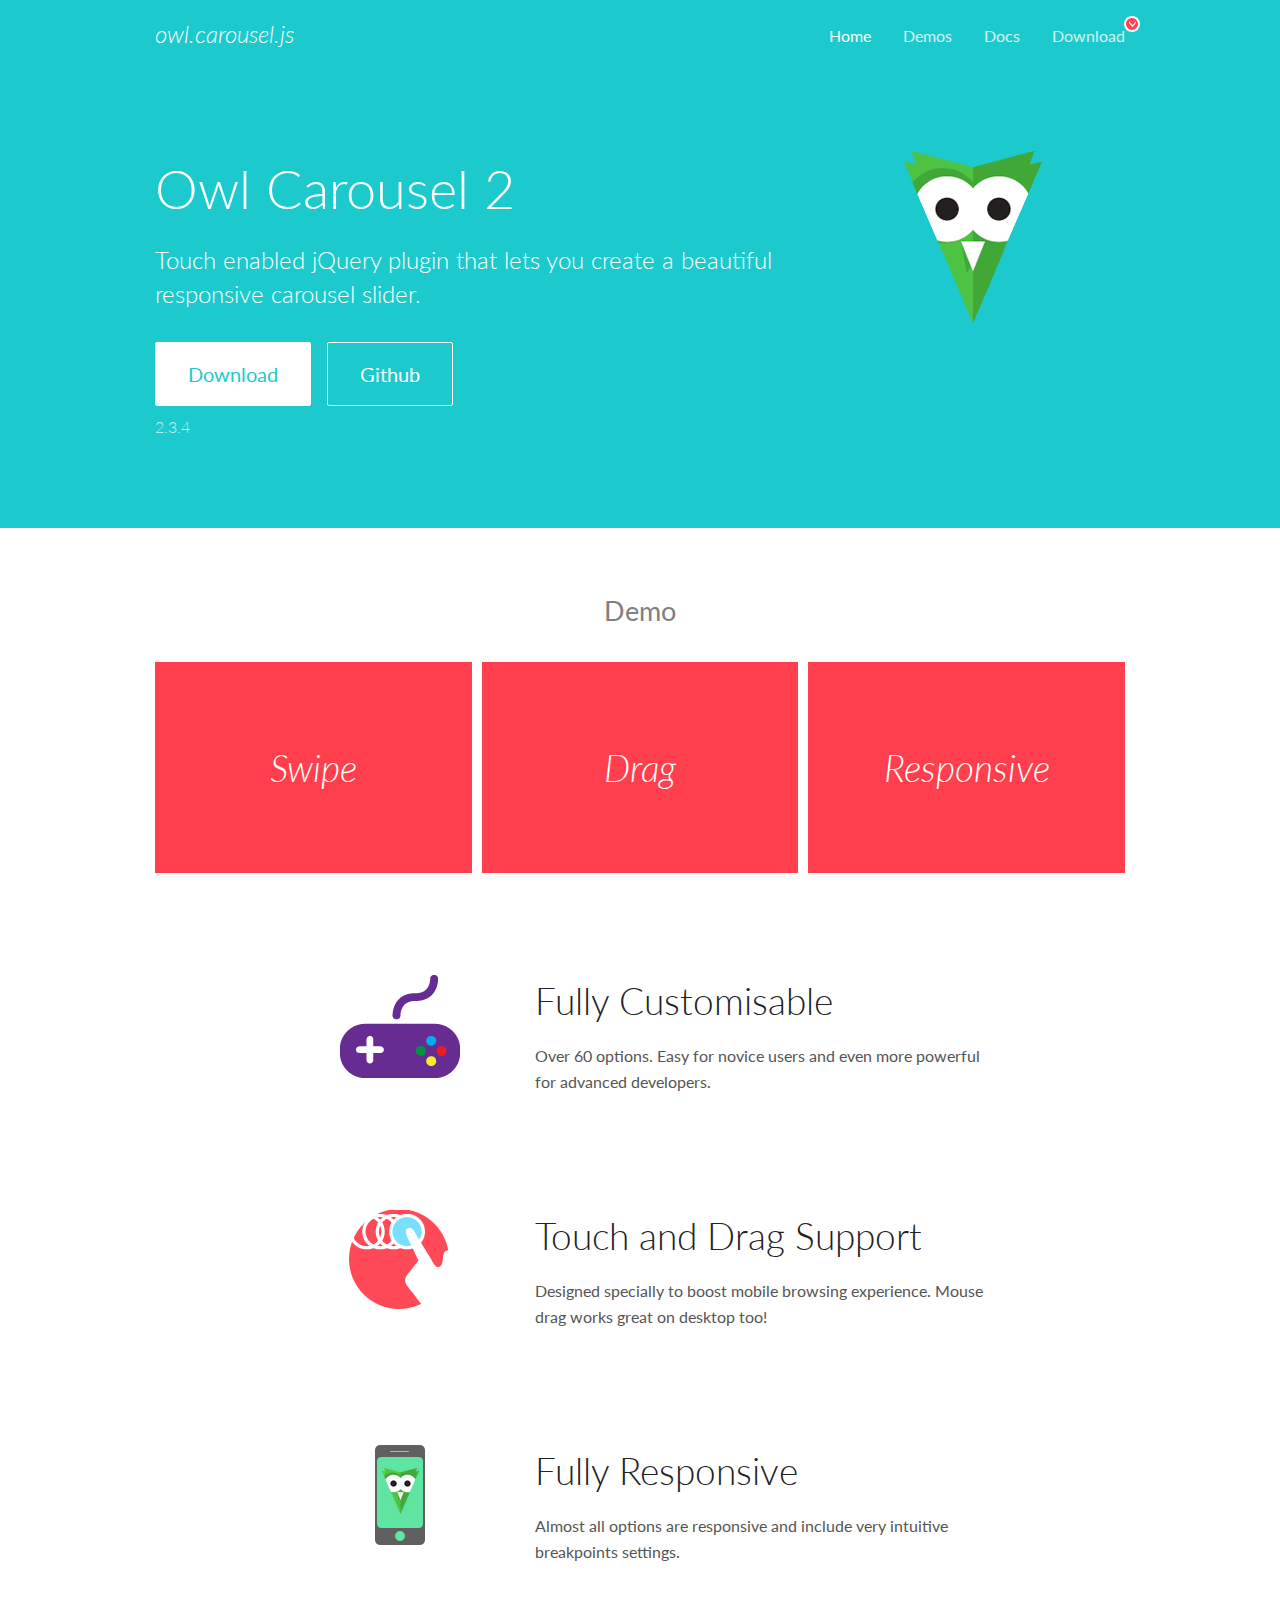
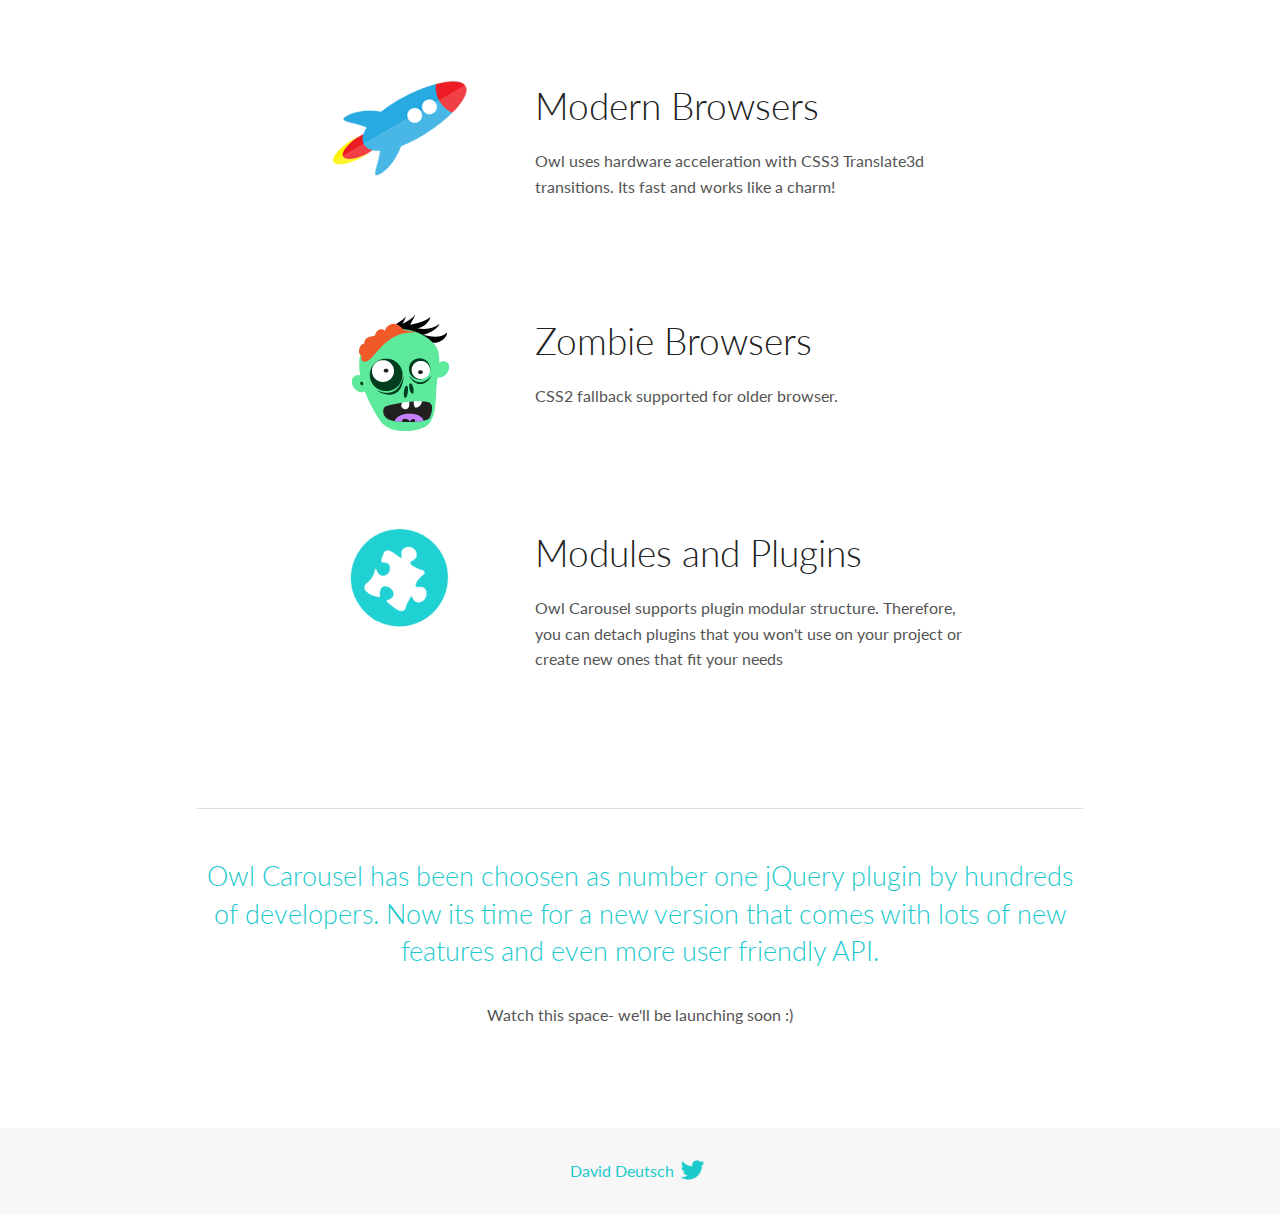
<file: src/OwlCarousel2-2.3.4/docs/index.html>
<!DOCTYPE html>
<html lang="en">
  <head>

    <!-- head -->
    <meta charset="utf-8">
    <meta name="msapplication-tap-highlight" content="no" />
    <meta name="viewport" content="width=device-width, initial-scale=1.0" />
    <meta name="description" content="Touch enabled jQuery plugin that lets you create beautiful responsive carousel slider.">
    <meta name="author" content="David Deutsch">
    <title>
      Home | Owl Carousel | 2.3.4
    </title>

    <!-- Stylesheets -->
    <link href='https://fonts.googleapis.com/css?family=Lato:300,400,700,400italic,300italic' rel='stylesheet' type='text/css'>
    <link rel="stylesheet" href="assets/css/docs.theme.min.css">

    <!-- Owl Stylesheets -->
    <link rel="stylesheet" href="assets/owlcarousel/assets/owl.carousel.min.css">
    <link rel="stylesheet" href="assets/owlcarousel/assets/owl.theme.default.min.css">

    <!-- HTML5 shim and Respond.js IE8 support of HTML5 elements and media queries -->

    <!--[if lt IE 9]>
      <script src="https://oss.maxcdn.com/libs/html5shiv/3.7.0/html5shiv.js"></script>
      <script src="https://oss.maxcdn.com/libs/respond.js/1.3.0/respond.min.js"></script>
    <![endif]-->

    <!-- Favicons -->
    <link rel="apple-touch-icon-precomposed" sizes="144x144" href="assets/ico/apple-touch-icon-144-precomposed.png">
    <link rel="shortcut icon" href="assets/ico/favicon.png">
    <link rel="shortcut icon" href="favicon.ico">

    <!-- Yeah i know js should not be in header. Its required for demos.-->

    <!-- javascript -->
    <script src="assets/vendors/jquery.min.js"></script>
    <script src="assets/owlcarousel/owl.carousel.js"></script>
  </head>
  <body>

    <!-- header -->
    <header class="header">
      <div class="row">
        <div class="large-12 columns">
          <div class="brand left">
            <h3>
              <a href="/OwlCarousel2/">owl.carousel.js</a> 
            </h3>
          </div>
          <a id="toggle-nav" class="right">
            <span></span> <span></span> <span></span> 
          </a> 
          <div class="nav-bar">
            <ul class="clearfix">
              <li class="active">
                <a href="/OwlCarousel2/index.html">Home</a> 
              </li>
              <li> <a href="/OwlCarousel2/demos/demos.html">Demos</a>  </li>
              <li> <a href="/OwlCarousel2/docs/started-welcome.html">Docs</a>  </li>
              <li>
                <a href="https://github.com/OwlCarousel2/OwlCarousel2/archive/2.3.4.zip">Download</a> 
                <span class="download"></span> 
              </li>
            </ul>
          </div>
        </div>
      </div>
    </header>

    <!-- home panel -->
    <section id="hero">
      <div class="row">
        <div class="large-8 medium-8 columns">
          <h1>Owl Carousel 2</h1>
          <h4>Touch enabled jQuery plugin that lets you create a beautiful responsive carousel slider.</h4>
          <a href="https://github.com/OwlCarousel2/OwlCarousel2/archive/2.3.4.zip" class="hero-button">Download</a> 
          <a href="https://github.com/OwlCarousel2/OwlCarousel2" class="hero-button outline">Github</a> 
          <p>2.3.4</p>
        </div>
        <div class="large-4 medium-4 columns">
          <img class="owl-logo" src="assets/img/owl-logo.png" alt="mr. Owl">
        </div>
      </div>
    </section>

    <!-- body -->
    <div class="home-demo">
      <div class="row">
        <div class="large-12 columns">
          <h3>Demo</h3>
          <div class="owl-carousel">
            <div class="item">
              <h2>Swipe</h2>
            </div>
            <div class="item">
              <h2>Drag</h2>
            </div>
            <div class="item">
              <h2>Responsive</h2>
            </div>
            <div class="item">
              <h2>CSS3</h2>
            </div>
            <div class="item">
              <h2>Fast</h2>
            </div>
            <div class="item">
              <h2>Easy</h2>
            </div>
            <div class="item">
              <h2>Free</h2>
            </div>
            <div class="item">
              <h2>Upgradable</h2>
            </div>
            <div class="item">
              <h2>Tons of options</h2>
            </div>
            <div class="item">
              <h2>Infinity</h2>
            </div>
            <div class="item">
              <h2>Auto Width</h2>
            </div>
          </div>
        </div>
      </div>
    </div>
    <script>
      var owl = $('.owl-carousel');
      owl.owlCarousel({
        margin: 10,
        loop: true,
        responsive: {
          0: {
            items: 1
          },
          600: {
            items: 2
          },
          1000: {
            items: 3
          }
        }
      })
    </script>

    <!-- features -->
    <div id="features">
      <div class="row">
        <div class="small-12 medium-9 small-centered columns">
          <section class="row feature">
            <div class="medium-4 small-12 columns">
              <img src="assets/img/feature-options.png" alt="">
            </div>
            <div class="medium-8 small-12 columns">
              <h2>Fully Customisable</h2>
              <p>Over 60 options. Easy for novice users and even more powerful for advanced developers.</p>
            </div>
          </section>
          <section class="row feature">
            <div class="medium-4 small-12 columns">
              <img src="assets/img/feature-drag.png" alt="">
            </div>
            <div class="medium-8 small-12 columns">
              <h2>Touch and Drag Support</h2>
              <p>Designed specially to boost mobile browsing experience. Mouse drag works great on desktop too!</p>
            </div>
          </section>
          <section class="row feature">
            <div class="medium-4 small-12 columns">
              <img src="assets/img/feature-responsive.png" alt="">
            </div>
            <div class="medium-8 small-12 columns">
              <h2>Fully Responsive</h2>
              <p>Almost all options are responsive and include very intuitive breakpoints settings.</p>
            </div>
          </section>
          <section class="row feature">
            <div class="medium-4 small-12 columns">
              <img src="assets/img/feature-modern.png" alt="">
            </div>
            <div class="medium-8 small-12 columns">
              <h2>Modern Browsers</h2>
              <p>Owl uses hardware acceleration with CSS3 Translate3d transitions. Its fast and works like a charm! </p>
            </div>
          </section>
          <section class="row feature">
            <div class="medium-4 small-12 columns">
              <img src="assets/img/feature-zombie.png" alt="">
            </div>
            <div class="medium-8 small-12 columns">
              <h2>Zombie Browsers</h2>
              <p>CSS2 fallback supported for older browser.</p>
            </div>
          </section>
          <section class="row feature">
            <div class="medium-4 small-12 columns">
              <img src="assets/img/feature-module.png" alt="">
            </div>
            <div class="medium-8 small-12 columns">
              <h2>Modules and Plugins</h2>
              <p>Owl Carousel supports plugin modular structure. Therefore, you can detach plugins that you won&#x27;t use on your project or create new ones that fit your needs</p>
            </div>
          </section>
        </div>
      </div>
    </div>

    <!-- footer -->
    <section id="teaser-text">
      <div class="row">
        <div class="small-12 medium-11 small-centered columns">
          <hr>
          <h3 id="owl-carousel-has-been-choosen-as-number-one-jquery-plugin-by-hundreds-of-developers-now-its-time-for-a-new-version-that-comes-with-lots-of-new-features-and-even-more-user-friendly-api-">Owl Carousel has been choosen as number one jQuery plugin by hundreds of developers. Now its time for a new version that comes with lots of new features and even more user friendly API.</h3>
          <p>Watch this space- we&#39;ll be launching soon :)</p>
        </div>
      </div>
    </section>

    <!-- footer -->
    <footer class="footer">
      <div class="row">
        <div class="large-12 columns">
          <h5>
            <a href="/OwlCarousel2/docs/support-contact.html">David Deutsch</a> 
            <a id="custom-tweet-button" href="https://twitter.com/share?url=https://github.com/OwlCarousel2/OwlCarousel2&text=Owl Carousel - This is so awesome! " target="_blank"></a> 
          </h5>
        </div>
      </div>
    </footer>

    <!-- vendors -->
    <script src="assets/vendors/highlight.js"></script>
    <script src="assets/js/app.js"></script>
  </body>
</html>
</file>
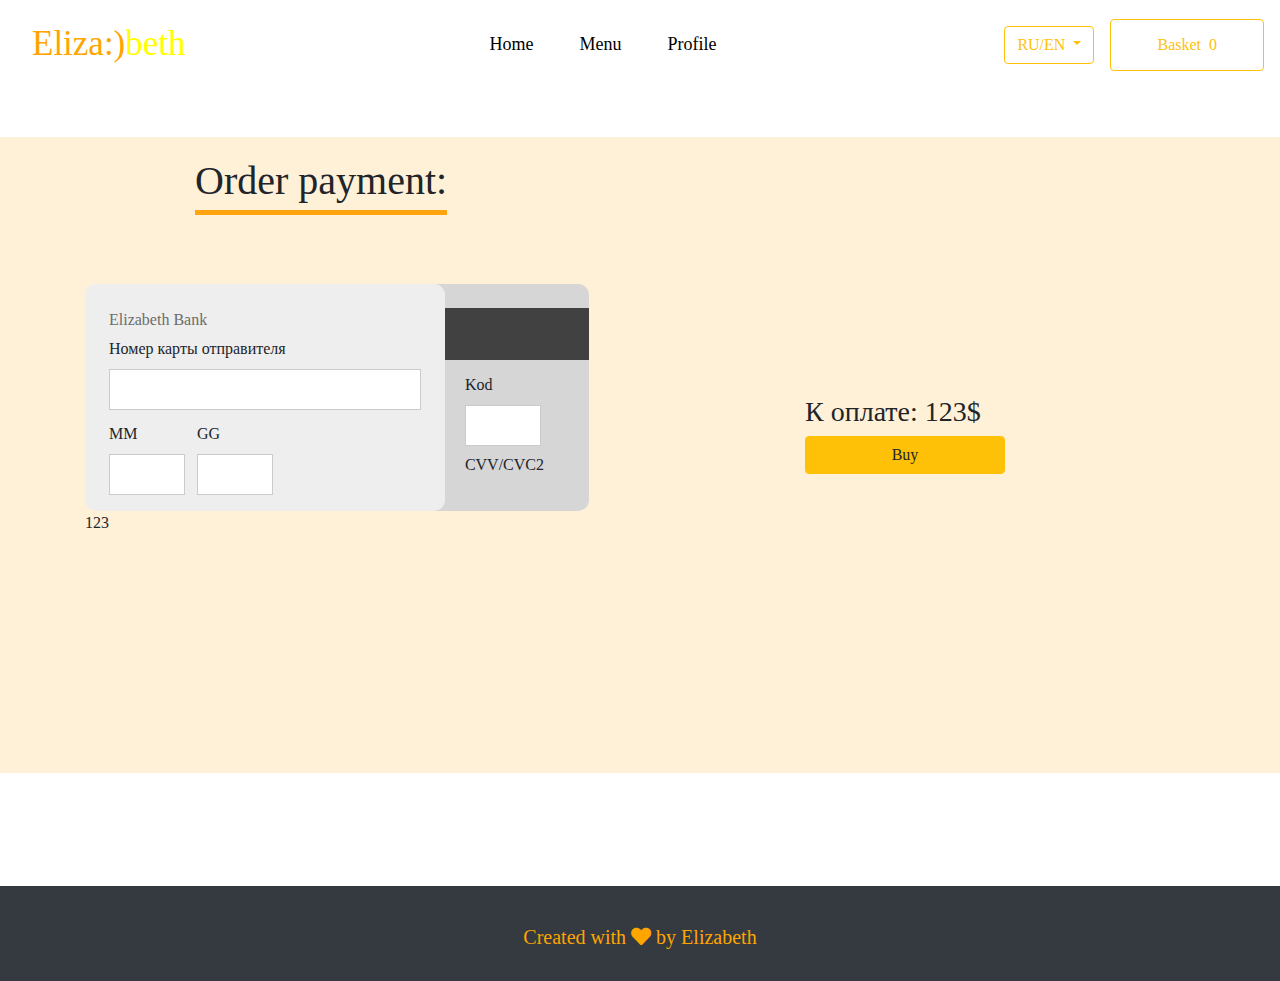
<file: src/Screens/Credit Card/card.html>
<!DOCTYPE html>
<html lang="en">
    <head>
        <meta charset="UTF-8" />
        <meta name="viewport" content="width=device-width, initial-scale=1.0" />
        <!-- Bootstrap CDN CSS file-->
        <link
            rel="stylesheet"
            href="https://stackpath.bootstrapcdn.com/bootstrap/4.4.1/css/bootstrap.min.css"
            integrity="sha384-Vkoo8x4CGsO3+Hhxv8T/Q5PaXtkKtu6ug5TOeNV6gBiFeWPGFN9MuhOf23Q9Ifjh"
            crossorigin="anonymous"
        />
        <link
            rel="stylesheet"
            href="../../fontawesome-free-5.12.1-web/css/all.css"
        />
        <link rel="stylesheet" href="card.css" />
        <title>Document</title>
    </head>
    <body>
        <header>
            <nav class="navbar navbar-expand-lg navbar-light">
                <a href="#" class="navbar-brand ml-3"
                    >Eliza:)<span style="color: yellow;">beth</span>
                </a>
                <button
                    class="navbar-toggler"
                    type="button"
                    data-toggler="collapse"
                    data-target="#navbarMenu"
                    aria-controls="navbarMenu"
                    aria-expanded="false"
                    aria-label="Toggle Navigation"
                >
                    <span class="navbar-toggler-icon"></span>
                </button>

                <div class="collapse navbar-collapse"></div>
                <div class="collapse navbar-collapse" id="navbatMenu">
                    <ul class="navbar-nav mr-auto">
                        <li class="nav-item">
                            <a href="#" class="nav-link">Home</a>
                        </li>
                        <li class="nav-item">
                            <a
                                href="../src/Screens/MenuScreen/menu.html"
                                class="nav-link"
                                >Menu</a
                            >
                        </li>
                        <li class="nav-item">
                            <a href="#" class="nav-link">Profile</a>
                        </li>
                    </ul>

                    <div class="dropdown mr-3">
                        <button
                            class="btn btn-outline-warning dropdown-toggle"
                            type="button"
                            id="dropdownMenuButton"
                            data-toggle="dropdown"
                            aria-haspopup="true"
                            aria-expanded="false"
                        >
                            RU/EN
                        </button>
                        <div
                            class="dropdown-menu"
                            aria-labelledby="dropdownMenuButton"
                        >
                            <a class="dropdown-item" href="#">RUSSIAN</a>
                            <a class="dropdown-item" href="#">ENGLISH</a>
                        </div>
                    </div>

                    <form class="form-inline my-2 my-lg-0">
                        <button
                            class="d-flex btn menu-right-btn btn-outline-warning"
                            type="submit"
                        >
                            Basket <span class="ml-2">0</span>
                        </button>
                    </form>
                </div>
            </nav>
        </header>

        <main>
            <div class="section-1 bg mt-5">
                <div class="container">
                    <h1 class="payment-title"><span>Order payment:</span></h1>
                    <div class="wrapper-card">
                        <div class="sendmoney_wrapper-sender">
                            <div class="sendmoney_wrapper-frontSide">
                                <p class="sendmoney_frontSide-title">
                                    Elizabeth Bank
                                </p>
                                <div class="sendmoney_frontSide-form">
                                    <div class="sendmoney_input">
                                        <div class="input">
                                            <label for="input_name_0"
                                                >Номер карты отправителя</label
                                            >
                                            <span
                                                class="input--nao input-group"
                                            >
                                                <input
                                                    id="input_name_0"
                                                    name="sender_cardNum"
                                                    data-vv-validate-on="blur"
                                                    inputmode="tel"
                                                    autocomplete="off"
                                                    class="input__field input__field--nao input_type_text"
                                                    data-mask="9999 9999 9999 9999"
                                                    maxlength="19"
                                                    aria-required="true"
                                                    aria-invalid="false"
                                                />
                                            </span>
                                        </div>
                                    </div>
                                    <div class="sendmoney_frontSide-cardExpire">
                                        <div class="sendmoney_input">
                                            <div class="input">
                                                <label for="input_name_2"
                                                    >MM</label
                                                >
                                                <span
                                                    class="input--nao input-group"
                                                >
                                                    <input
                                                        id="input_name_2"
                                                        name="expiredMonth"
                                                        inputmode="tel"
                                                        data-vv-validate-on="blur"
                                                        autocomplete="off"
                                                        class="input__field input__field--nao input_type_text"
                                                        data-mask="99"
                                                        maxlength="2"
                                                        aria-required="true"
                                                        aria-invalid="false"
                                                    />
                                                </span>
                                            </div>
                                        </div>
                                        <div class="sendmoney_input">
                                            <div class="input">
                                                <label for="input_name_3"
                                                    >GG</label
                                                >
                                                <span
                                                    class="input--nao input-group"
                                                >
                                                    <input
                                                        id="input_name_3"
                                                        name="expiredYear"
                                                        inputmode="tel"
                                                        data-vv-validate-on="blur"
                                                        autocomplete="off"
                                                        class="input__field input__field--nao input_type_text"
                                                        data-mask="99"
                                                        maxlength="2"
                                                        aria-required="true"
                                                        aria-invalid="false"
                                                    />
                                                </span>
                                            </div>
                                        </div>
                                    </div>
                                </div>
                            </div>
                            <div class="sendmoney_wrapper-backSide">
                                <div class="sendmoney_magneticTape"></div>
                                <div class="sendmoney_wrapper-cvv">
                                    <div class="sendmoney_input">
                                        <div class="input">
                                            <label for="input_name_4"
                                                >Kod</label
                                            >
                                            <span
                                                class="input--nao input-group"
                                            >
                                                <input
                                                    type="password"
                                                    id="input_name_4"
                                                    inputmode="tel"
                                                    name="cvv"
                                                    data-vv-validate-on="blur"
                                                    autocomplete="off"
                                                    class="input__field input__field--nao input_type_text"
                                                    data-mask="999"
                                                    maxlength="3"
                                                    aria-required="true"
                                                    aria-invalid="false"
                                                />
                                            </span>
                                        </div>
                                    </div>
                                    <div>
                                        <p class="sendmoney_cvv">CVV/CVC2</p>
                                    </div>
                                </div>
                            </div>
                            <div class="btn-down">
                                <h3>К оплате: <span>123$</span></h3>
                                <button class="btn btn-warning btn-buy">
                                    Buy
                                </button>
                            </div>
                        </div>
                        <p class="error">123</p>
                    </div>
                </div>
            </div>
            <div class="clear"></div>
        </main>

        <footer class="bg-dark p-4 footer">
            <div class="section-5 text-center">
                <h4>Created with <i class="fas fa-heart"></i> by Elizabeth</h4>
            </div>
        </footer>

        <!-- Bootstrap CDN CSS file -->
        <script
            src="https://code.jquery.com/jquery-3.4.1.slim.min.js"
            integrity="sha384-J6qa4849blE2+poT4WnyKhv5vZF5SrPo0iEjwBvKU7imGFAV0wwj1yYfoRSJoZ+n"
            crossorigin="anonymous"
        ></script>
        <script
            src="https://cdn.jsdelivr.net/npm/popper.js@1.16.0/dist/umd/popper.min.js"
            integrity="sha384-Q6E9RHvbIyZFJoft+2mJbHaEWldlvI9IOYy5n3zV9zzTtmI3UksdQRVvoxMfooAo"
            crossorigin="anonymous"
        ></script>
        <script
            src="https://stackpath.bootstrapcdn.com/bootstrap/4.4.1/js/bootstrap.min.js"
            integrity="sha384-wfSDF2E50Y2D1uUdj0O3uMBJnjuUD4Ih7YwaYd1iqfktj0Uod8GCExl3Og8ifwB6"
            crossorigin="anonymous"
        ></script>
    </body>
</html>
</file>
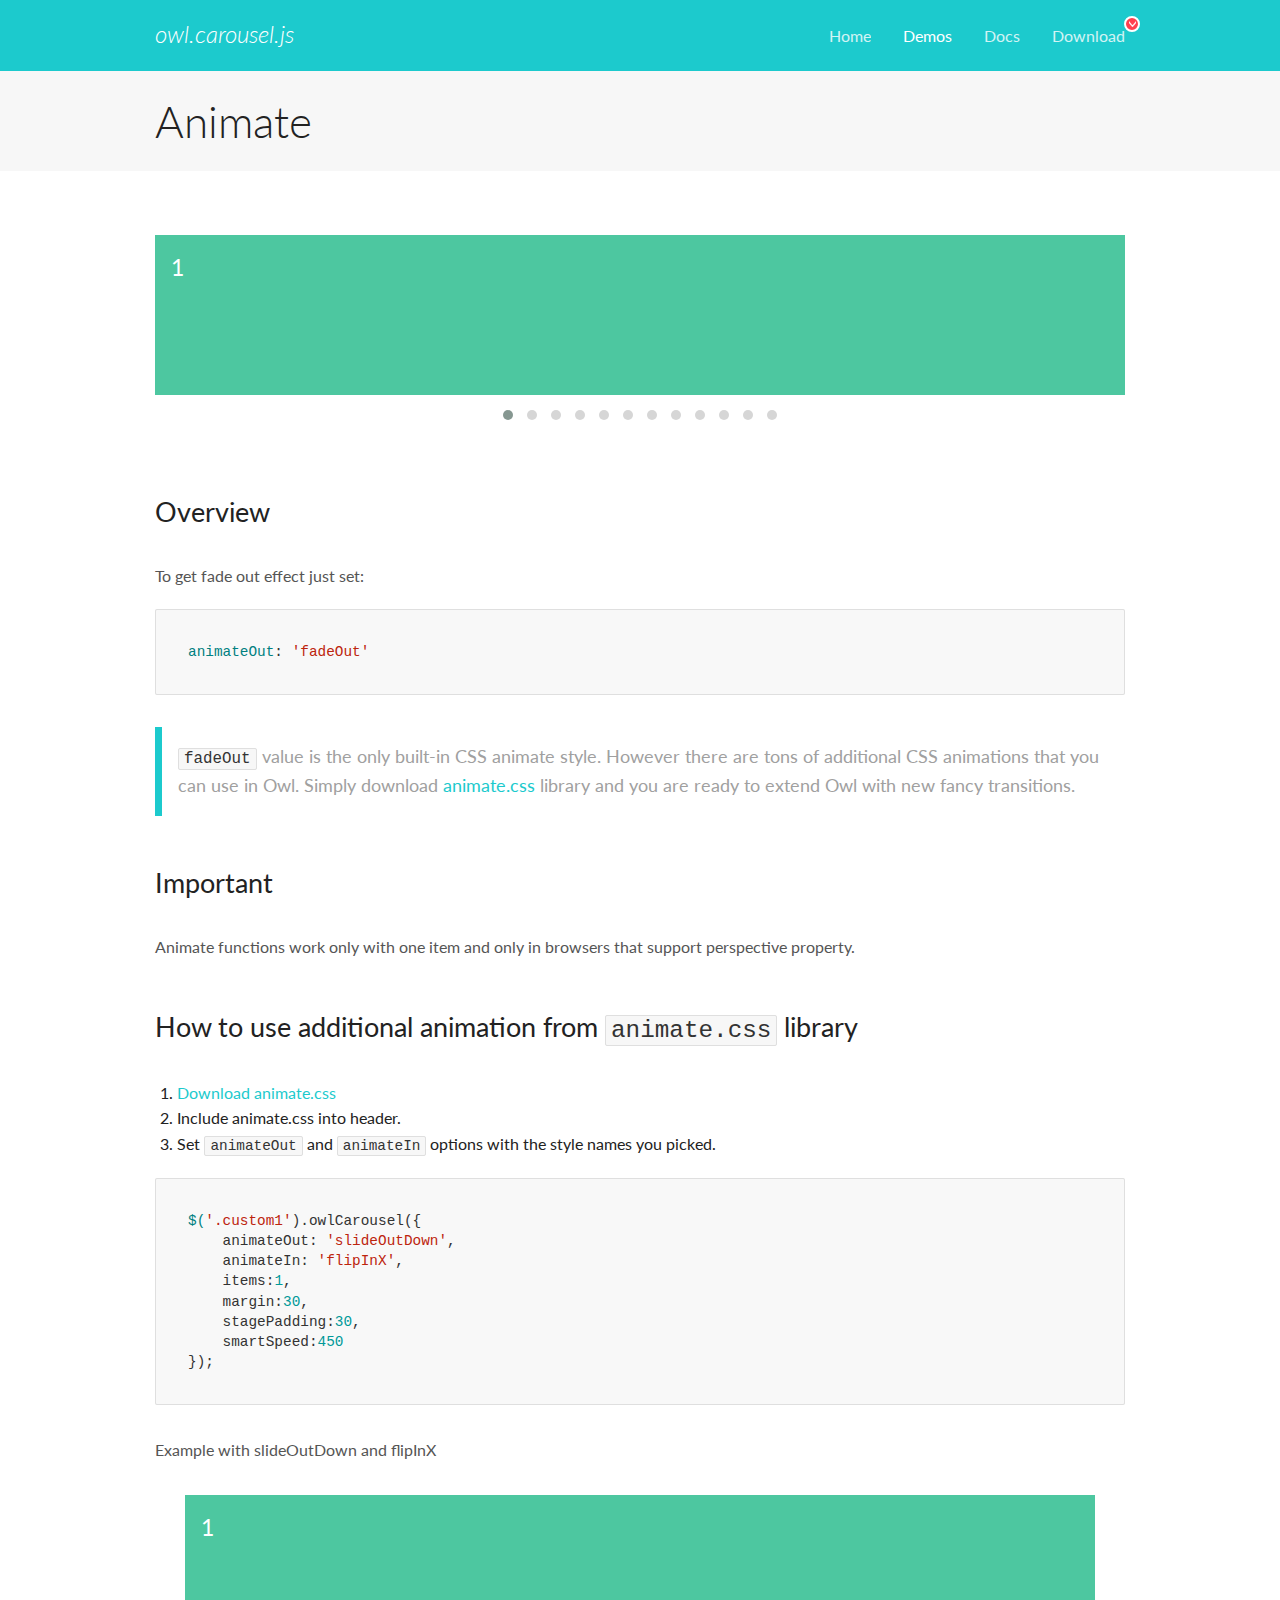
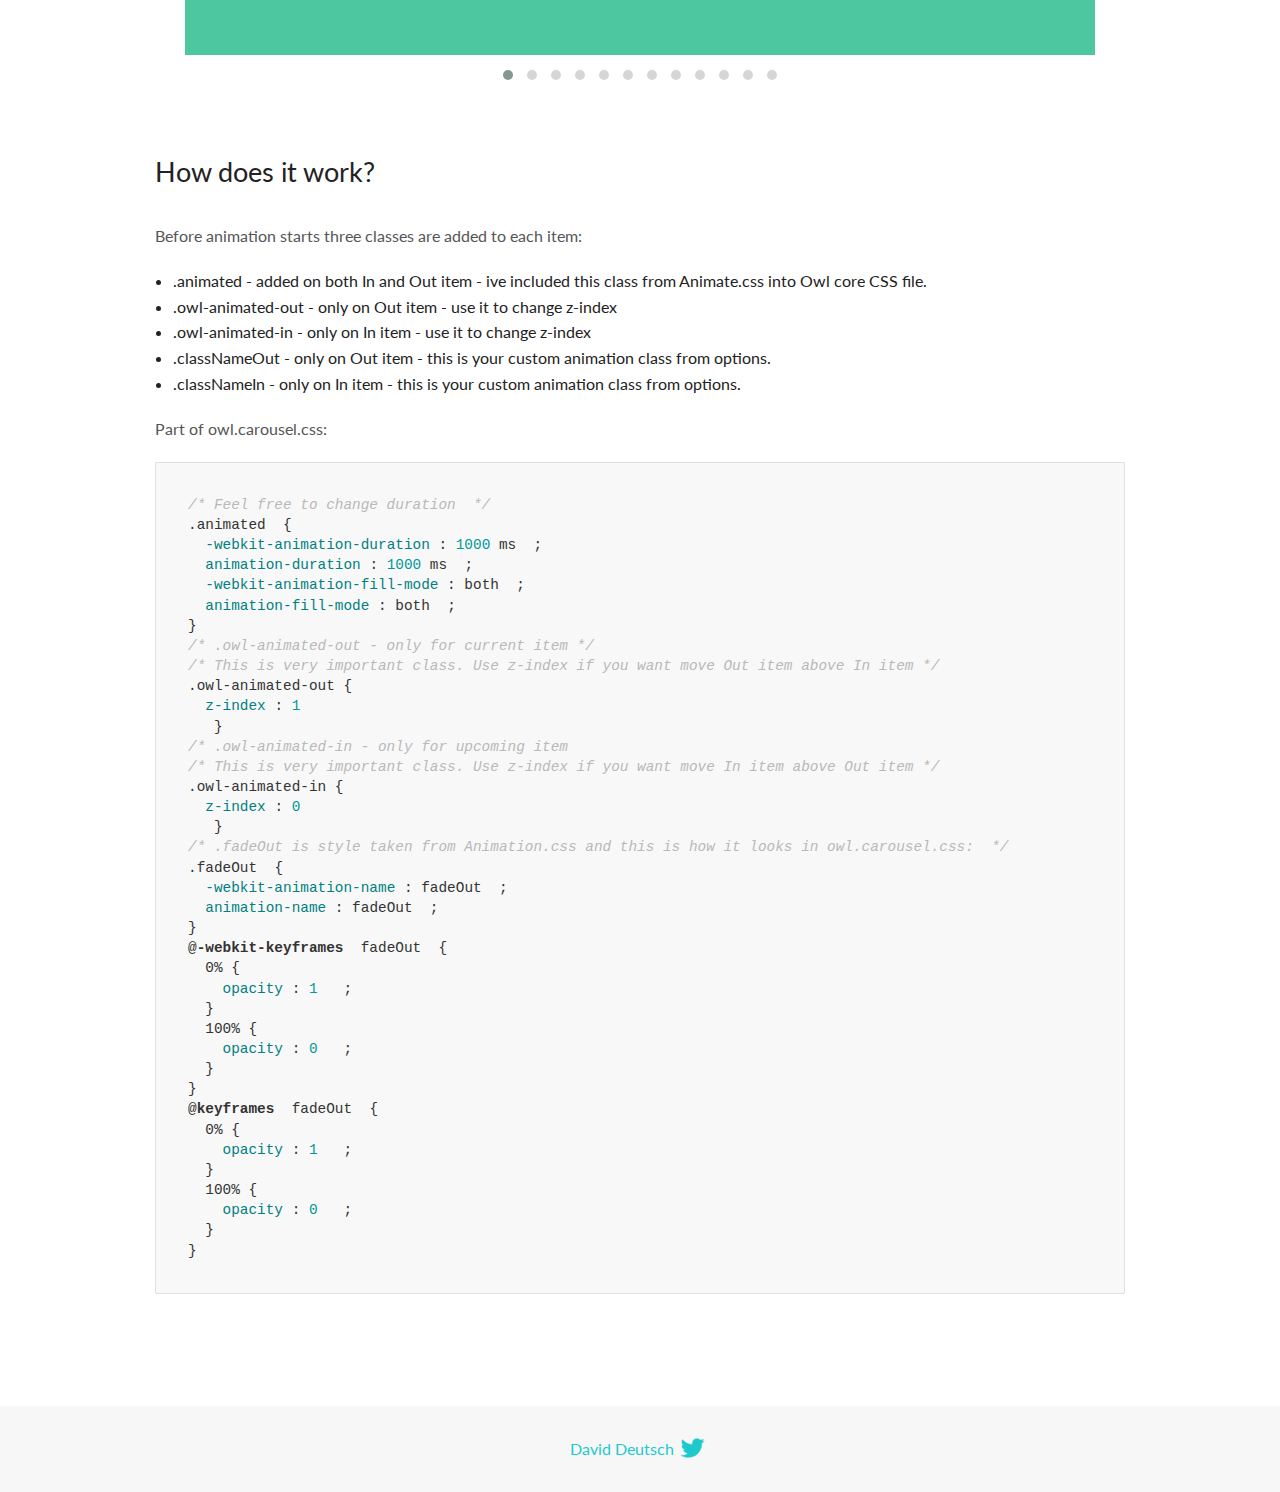
<file: src/OwlCarousel2-2.3.4/docs/demos/animate.html>
<!DOCTYPE html>
<html lang="en">
  <head>

    <!-- head -->
    <meta charset="utf-8">
    <meta name="msapplication-tap-highlight" content="no" />
    <meta name="viewport" content="width=device-width, initial-scale=1.0" />
    <meta name="description" content="Animate carousel">
    <meta name="author" content="David Deutsch">
    <title>
      Animate Demo | Owl Carousel | 2.3.4
    </title>

    <!-- Stylesheets -->
    <link href='https://fonts.googleapis.com/css?family=Lato:300,400,700,400italic,300italic' rel='stylesheet' type='text/css'>
    <link rel="stylesheet" href="../assets/css/docs.theme.min.css">

    <!-- Owl Stylesheets -->
    <link rel="stylesheet" href="../assets/owlcarousel/assets/owl.carousel.min.css">
    <link rel="stylesheet" href="../assets/owlcarousel/assets/owl.theme.default.min.css">

    <!-- HTML5 shim and Respond.js IE8 support of HTML5 elements and media queries -->

    <!--[if lt IE 9]>
      <script src="https://oss.maxcdn.com/libs/html5shiv/3.7.0/html5shiv.js"></script>
      <script src="https://oss.maxcdn.com/libs/respond.js/1.3.0/respond.min.js"></script>
    <![endif]-->

    <!-- Favicons -->
    <link rel="apple-touch-icon-precomposed" sizes="144x144" href="../assets/ico/apple-touch-icon-144-precomposed.png">
    <link rel="shortcut icon" href="../assets/ico/favicon.png">
    <link rel="shortcut icon" href="favicon.ico">

    <!-- Yeah i know js should not be in header. Its required for demos.-->

    <!-- javascript -->
    <script src="../assets/vendors/jquery.min.js"></script>
    <script src="../assets/owlcarousel/owl.carousel.js"></script>
  </head>
  <body>

    <!-- header -->
    <header class="header">
      <div class="row">
        <div class="large-12 columns">
          <div class="brand left">
            <h3>
              <a href="/OwlCarousel2/">owl.carousel.js</a> 
            </h3>
          </div>
          <a id="toggle-nav" class="right">
            <span></span> <span></span> <span></span> 
          </a> 
          <div class="nav-bar">
            <ul class="clearfix">
              <li> <a href="/OwlCarousel2/index.html">Home</a>  </li>
              <li class="active">
                <a href="/OwlCarousel2/demos/demos.html">Demos</a> 
              </li>
              <li> <a href="/OwlCarousel2/docs/started-welcome.html">Docs</a>  </li>
              <li>
                <a href="https://github.com/OwlCarousel2/OwlCarousel2/archive/2.3.4.zip">Download</a> 
                <span class="download"></span> 
              </li>
            </ul>
          </div>
        </div>
      </div>
    </header>

    <!-- title -->
    <section class="title">
      <div class="row">
        <div class="large-12 columns">
          <h1>Animate</h1>
        </div>
      </div>
    </section>

    <!--  Demos -->
    <section id="demos">
      <div class="row">
        <div class="large-12 columns">
          <div class="fadeOut owl-carousel owl-theme">
            <div class="item">
              <h4>1</h4>
            </div>
            <div class="item">
              <h4>2</h4>
            </div>
            <div class="item">
              <h4>3</h4>
            </div>
            <div class="item">
              <h4>4</h4>
            </div>
            <div class="item">
              <h4>5</h4>
            </div>
            <div class="item">
              <h4>6</h4>
            </div>
            <div class="item">
              <h4>7</h4>
            </div>
            <div class="item">
              <h4>8</h4>
            </div>
            <div class="item">
              <h4>9</h4>
            </div>
            <div class="item">
              <h4>10</h4>
            </div>
            <div class="item">
              <h4>11</h4>
            </div>
            <div class="item">
              <h4>12</h4>
            </div>
          </div>
          <h3 id="overview">Overview</h3>
          <p>To get fade out effect just set:</p>
          <pre><code>animateOut: &#39;fadeOut&#39;</code></pre>
          <blockquote>
            <p><code>fadeOut</code> value is the only built-in CSS animate style. However there are tons of additional CSS animations that you can use in Owl. Simply download
              <a href="https://daneden.github.io/animate.css/">animate.css</a>  library and you are ready to extend Owl with new fancy transitions.</p>
          </blockquote>
          <h3 id="important">Important</h3>
          <p>Animate functions work only with one item and only in browsers that support perspective property.</p>
          <h3 id="how-to-use-additional-animation-from-animate-css-library">How to use additional animation from <code>animate.css</code> library</h3>
          <ol>
            <li> <a href="https://daneden.github.io/animate.css/">Download animate.css</a>  </li>
            <li>Include animate.css into header.</li>
            <li>Set <code>animateOut</code> and <code>animateIn</code> options with the style names you picked.</li>
          </ol>
          <pre><code>$(&#39;.custom1&#39;).owlCarousel({
    animateOut: &#39;slideOutDown&#39;,
    animateIn: &#39;flipInX&#39;,
    items:1,
    margin:30,
    stagePadding:30,
    smartSpeed:450
});</code></pre>
          <p>Example with slideOutDown and flipInX</p>
          <div class="custom1 owl-carousel owl-theme">
            <div class="item">
              <h4>1</h4>
            </div>
            <div class="item">
              <h4>2</h4>
            </div>
            <div class="item">
              <h4>3</h4>
            </div>
            <div class="item">
              <h4>4</h4>
            </div>
            <div class="item">
              <h4>5</h4>
            </div>
            <div class="item">
              <h4>6</h4>
            </div>
            <div class="item">
              <h4>7</h4>
            </div>
            <div class="item">
              <h4>8</h4>
            </div>
            <div class="item">
              <h4>9</h4>
            </div>
            <div class="item">
              <h4>10</h4>
            </div>
            <div class="item">
              <h4>11</h4>
            </div>
            <div class="item">
              <h4>12</h4>
            </div>
          </div>
          <h3 id="how-does-it-work-">How does it work?</h3>
          <p>Before animation starts three classes are added to each item:</p>
          <ul>
            <li>.animated - added on both In and Out item - ive included this class from Animate.css into Owl core CSS file.</li>
            <li>.owl-animated-out - only on Out item - use it to change z-index</li>
            <li>.owl-animated-in - only on In item - use it to change z-index</li>
            <li>.classNameOut - only on Out item - this is your custom animation class from options.</li>
            <li>.classNameIn - only on In item - this is your custom animation class from options.</li>
          </ul>
          <p>Part of owl.carousel.css:</p>
          <pre><code class="language-css"><span class="comment">/* Feel free to change duration  */</span> 
<span class="class">.animated</span>  <span class="rules">{
  <span class="rule"><span class="attribute">-webkit-animation-duration</span> :<span class="value"> <span class="number">1000</span> ms</span> </span> ;
  <span class="rule"><span class="attribute">animation-duration</span> :<span class="value"> <span class="number">1000</span> ms</span> </span> ;
  <span class="rule"><span class="attribute">-webkit-animation-fill-mode</span> :<span class="value"> both</span> </span> ;
  <span class="rule"><span class="attribute">animation-fill-mode</span> :<span class="value"> both</span> </span> ;
<span class="rule">}</span> </span> 
<span class="comment">/* .owl-animated-out - only for current item */</span> 
<span class="comment">/* This is very important class. Use z-index if you want move Out item above In item */</span> 
<span class="class">.owl-animated-out</span> <span class="rules">{
  <span class="rule"><span class="attribute">z-index</span> :<span class="value"> <span class="number">1</span> 
</span> </span> </span> }
<span class="comment">/* .owl-animated-in - only for upcoming item
/* This is very important class. Use z-index if you want move In item above Out item */</span> 
<span class="class">.owl-animated-in</span> <span class="rules">{
  <span class="rule"><span class="attribute">z-index</span> :<span class="value"> <span class="number">0</span> 
</span> </span> </span> }
<span class="comment">/* .fadeOut is style taken from Animation.css and this is how it looks in owl.carousel.css:  */</span> 
<span class="class">.fadeOut</span>  <span class="rules">{
  <span class="rule"><span class="attribute">-webkit-animation-name</span> :<span class="value"> fadeOut</span> </span> ;
  <span class="rule"><span class="attribute">animation-name</span> :<span class="value"> fadeOut</span> </span> ;
<span class="rule">}</span> </span> 
<span class="at_rule">@<span class="keyword">-webkit-keyframes</span>  fadeOut </span> {
  0% <span class="rules">{
    <span class="rule"><span class="attribute">opacity</span> :<span class="value"> <span class="number">1</span> </span> </span> ;
  <span class="rule">}</span> </span> 
  100% <span class="rules">{
    <span class="rule"><span class="attribute">opacity</span> :<span class="value"> <span class="number">0</span> </span> </span> ;
  <span class="rule">}</span> </span> 
}
<span class="at_rule">@<span class="keyword">keyframes</span>  fadeOut </span> {
  0% <span class="rules">{
    <span class="rule"><span class="attribute">opacity</span> :<span class="value"> <span class="number">1</span> </span> </span> ;
  <span class="rule">}</span> </span> 
  100% <span class="rules">{
    <span class="rule"><span class="attribute">opacity</span> :<span class="value"> <span class="number">0</span> </span> </span> ;
  <span class="rule">}</span> </span> 
}</code></pre>
          <link rel="stylesheet" href="../assets/css/animate.css">
          <script>
            jQuery(document).ready(function($) {
              $('.fadeOut').owlCarousel({
                items: 1,
                animateOut: 'fadeOut',
                loop: true,
                margin: 10,
              });
              $('.custom1').owlCarousel({
                animateOut: 'slideOutDown',
                animateIn: 'flipInX',
                items: 1,
                margin: 30,
                stagePadding: 30,
                smartSpeed: 450
              });
            });
          </script>
        </div>
      </div>
    </section>

    <!-- footer -->
    <footer class="footer">
      <div class="row">
        <div class="large-12 columns">
          <h5>
            <a href="/OwlCarousel2/docs/support-contact.html">David Deutsch</a> 
            <a id="custom-tweet-button" href="https://twitter.com/share?url=https://github.com/OwlCarousel2/OwlCarousel2&text=Owl Carousel - This is so awesome! " target="_blank"></a> 
          </h5>
        </div>
      </div>
    </footer>

    <!-- vendors -->
    <script src="../assets/vendors/highlight.js"></script>
    <script src="../assets/js/app.js"></script>
  </body>
</html>
</file>
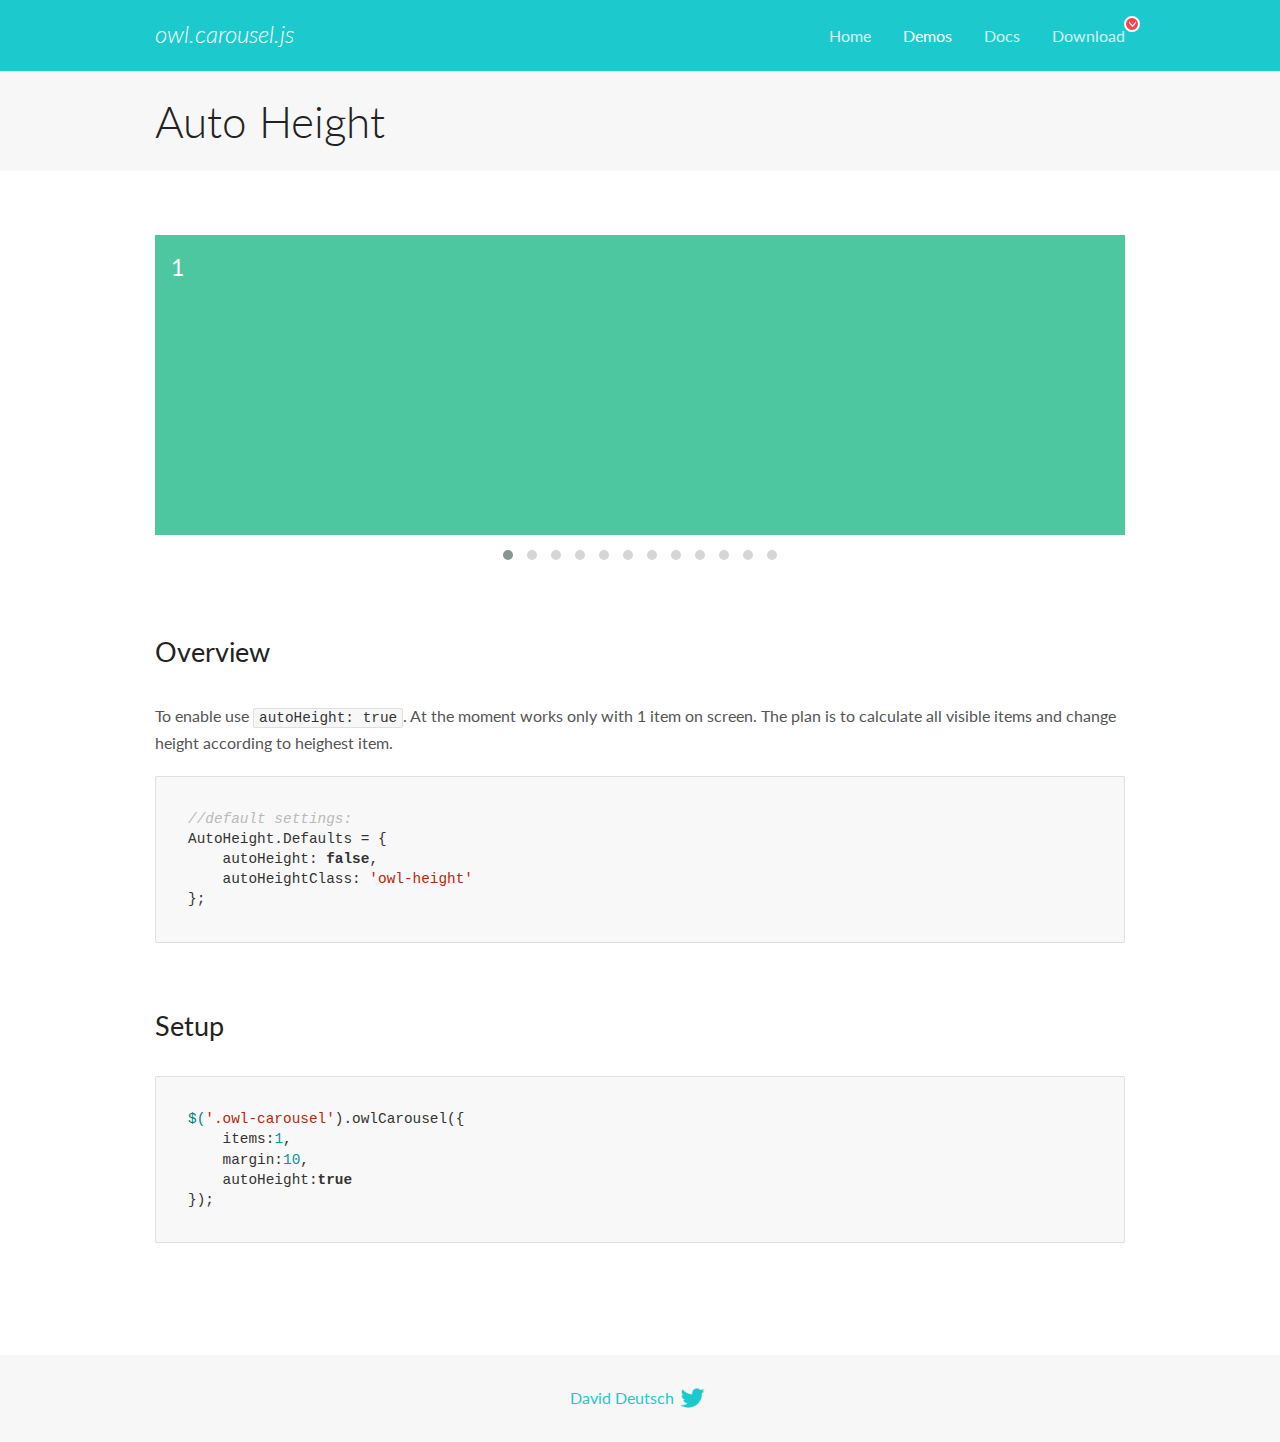
<file: src/OwlCarousel2-2.3.4/docs/demos/autoheight.html>
<!DOCTYPE html>
<html lang="en">
  <head>

    <!-- head -->
    <meta charset="utf-8">
    <meta name="msapplication-tap-highlight" content="no" />
    <meta name="viewport" content="width=device-width, initial-scale=1.0" />
    <meta name="description" content="autoHeight usage demo">
    <meta name="author" content="David Deutsch">
    <title>
      Auto Height Demo | Owl Carousel | 2.3.4
    </title>

    <!-- Stylesheets -->
    <link href='https://fonts.googleapis.com/css?family=Lato:300,400,700,400italic,300italic' rel='stylesheet' type='text/css'>
    <link rel="stylesheet" href="../assets/css/docs.theme.min.css">

    <!-- Owl Stylesheets -->
    <link rel="stylesheet" href="../assets/owlcarousel/assets/owl.carousel.min.css">
    <link rel="stylesheet" href="../assets/owlcarousel/assets/owl.theme.default.min.css">

    <!-- HTML5 shim and Respond.js IE8 support of HTML5 elements and media queries -->

    <!--[if lt IE 9]>
      <script src="https://oss.maxcdn.com/libs/html5shiv/3.7.0/html5shiv.js"></script>
      <script src="https://oss.maxcdn.com/libs/respond.js/1.3.0/respond.min.js"></script>
    <![endif]-->

    <!-- Favicons -->
    <link rel="apple-touch-icon-precomposed" sizes="144x144" href="../assets/ico/apple-touch-icon-144-precomposed.png">
    <link rel="shortcut icon" href="../assets/ico/favicon.png">
    <link rel="shortcut icon" href="favicon.ico">

    <!-- Yeah i know js should not be in header. Its required for demos.-->

    <!-- javascript -->
    <script src="../assets/vendors/jquery.min.js"></script>
    <script src="../assets/owlcarousel/owl.carousel.js"></script>
  </head>
  <body>

    <!-- header -->
    <header class="header">
      <div class="row">
        <div class="large-12 columns">
          <div class="brand left">
            <h3>
              <a href="/OwlCarousel2/">owl.carousel.js</a> 
            </h3>
          </div>
          <a id="toggle-nav" class="right">
            <span></span> <span></span> <span></span> 
          </a> 
          <div class="nav-bar">
            <ul class="clearfix">
              <li> <a href="/OwlCarousel2/index.html">Home</a>  </li>
              <li class="active">
                <a href="/OwlCarousel2/demos/demos.html">Demos</a> 
              </li>
              <li> <a href="/OwlCarousel2/docs/started-welcome.html">Docs</a>  </li>
              <li>
                <a href="https://github.com/OwlCarousel2/OwlCarousel2/archive/2.3.4.zip">Download</a> 
                <span class="download"></span> 
              </li>
            </ul>
          </div>
        </div>
      </div>
    </header>

    <!-- title -->
    <section class="title">
      <div class="row">
        <div class="large-12 columns">
          <h1>Auto Height</h1>
        </div>
      </div>
    </section>

    <!--  Demos -->
    <section id="demos">
      <div class="row">
        <div class="large-12 columns">
          <div class="owl-carousel owl-theme">
            <div class="item" style="height:300px">
              <h4>1</h4>
            </div>
            <div class="item" style="height:100px">
              <h4>2</h4>
            </div>
            <div class="item" style="height:500px">
              <h4>3</h4>
            </div>
            <div class="item" style="height:250px">
              <h4>4</h4>
            </div>
            <div class="item" style="height:400px">
              <h4>5</h4>
            </div>
            <div class="item" style="height:500px">
              <h4>6</h4>
            </div>
            <div class="item" style="height:600px">
              <h4>7</h4>
            </div>
            <div class="item" style="height:400px">
              <h4>8</h4>
            </div>
            <div class="item" style="height:300px">
              <h4>9</h4>
            </div>
            <div class="item" style="height:350px">
              <h4>10</h4>
            </div>
            <div class="item" style="height:200px">
              <h4>11</h4>
            </div>
            <div class="item" style="height:150px">
              <h4>12</h4>
            </div>
          </div>
          <h3 id="overview">Overview</h3>
          <p>To enable use <code>autoHeight: true</code>. At the moment works only with 1 item on screen. The plan is to calculate all visible items and change height according to heighest item.</p>
          <pre><code>//default settings:
AutoHeight.Defaults = {
    autoHeight: false,
    autoHeightClass: &#39;owl-height&#39;
};</code></pre>
          <h3 id="setup">Setup</h3>
          <pre><code>$(&#39;.owl-carousel&#39;).owlCarousel({
    items:1,
    margin:10,
    autoHeight:true
});</code></pre>
          <script>
            $(document).ready(function() {
              $('.owl-carousel').owlCarousel({
                items: 1,
                margin: 10,
                autoHeight: true
              });
            })
          </script>
        </div>
      </div>
    </section>

    <!-- footer -->
    <footer class="footer">
      <div class="row">
        <div class="large-12 columns">
          <h5>
            <a href="/OwlCarousel2/docs/support-contact.html">David Deutsch</a> 
            <a id="custom-tweet-button" href="https://twitter.com/share?url=https://github.com/OwlCarousel2/OwlCarousel2&text=Owl Carousel - This is so awesome! " target="_blank"></a> 
          </h5>
        </div>
      </div>
    </footer>

    <!-- vendors -->
    <script src="../assets/vendors/highlight.js"></script>
    <script src="../assets/js/app.js"></script>
  </body>
</html>
</file>
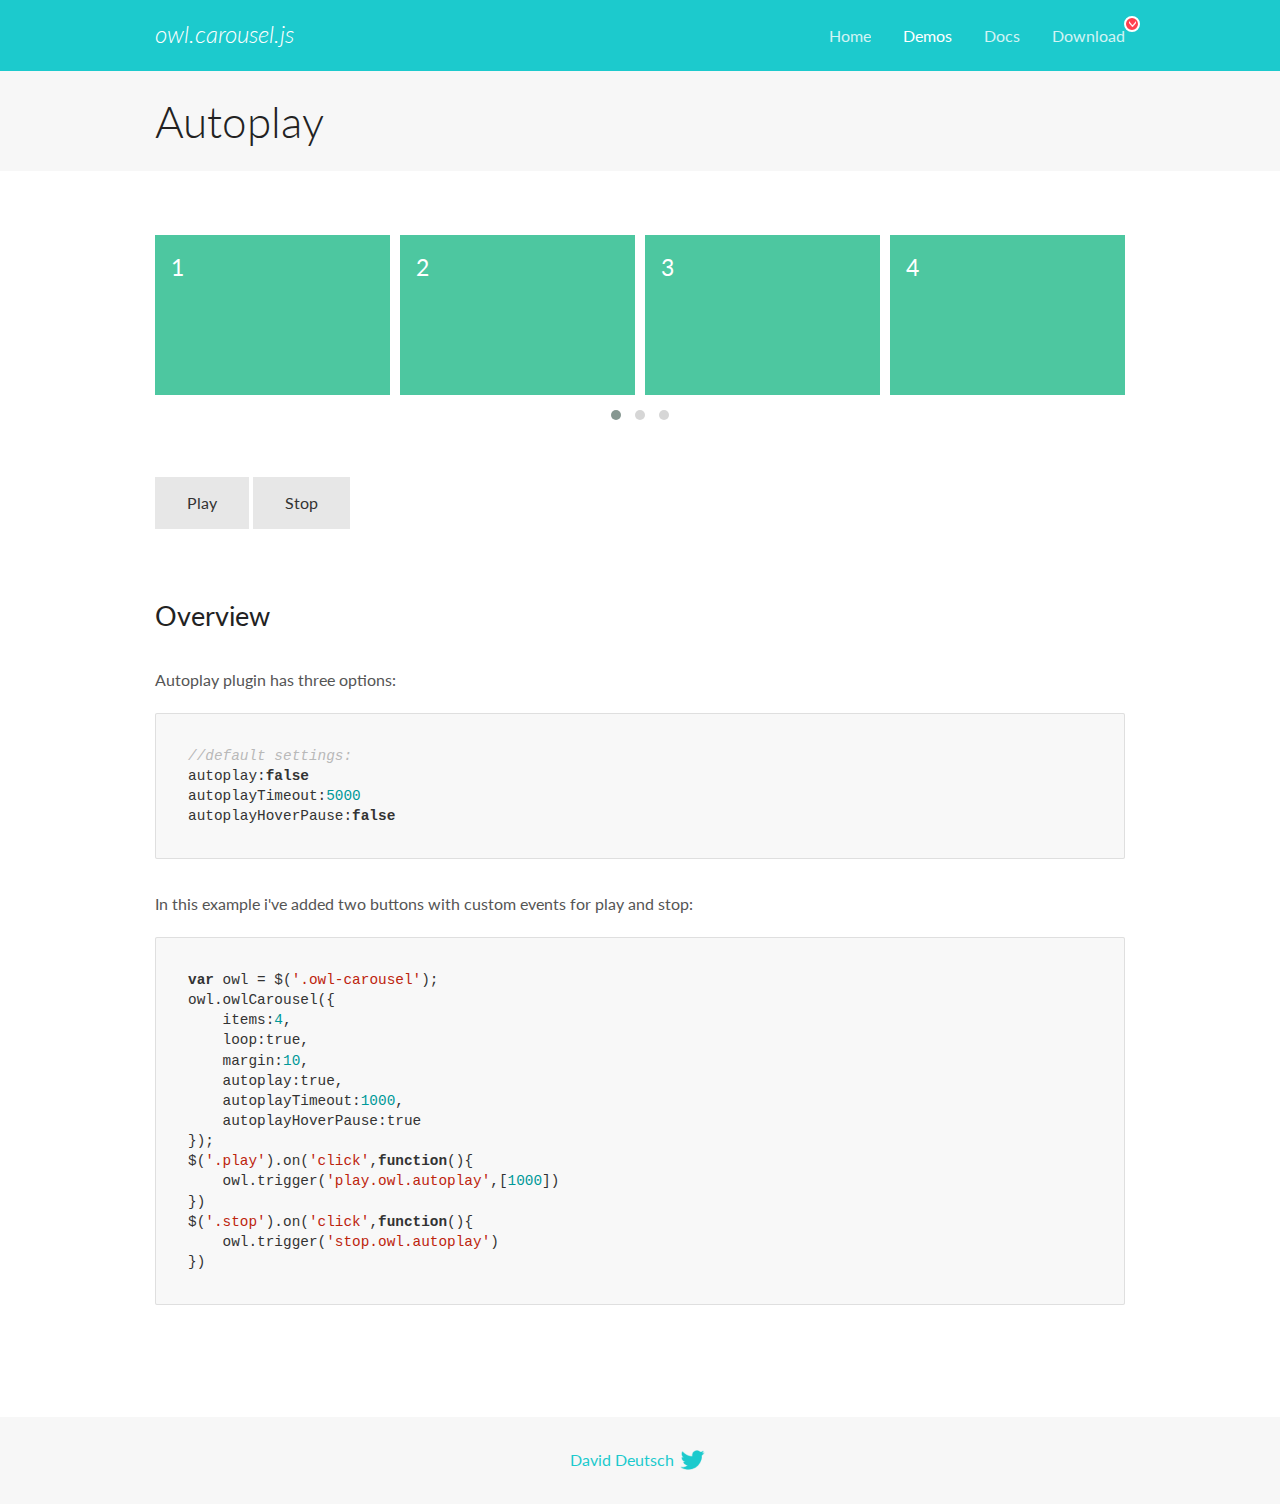
<file: src/OwlCarousel2-2.3.4/docs/demos/autoplay.html>
<!DOCTYPE html>
<html lang="en">
  <head>

    <!-- head -->
    <meta charset="utf-8">
    <meta name="msapplication-tap-highlight" content="no" />
    <meta name="viewport" content="width=device-width, initial-scale=1.0" />
    <meta name="description" content="Autoplay usage demo">
    <meta name="author" content="David Deutsch">
    <title>
      Autoplay Demo | Owl Carousel | 2.3.4
    </title>

    <!-- Stylesheets -->
    <link href='https://fonts.googleapis.com/css?family=Lato:300,400,700,400italic,300italic' rel='stylesheet' type='text/css'>
    <link rel="stylesheet" href="../assets/css/docs.theme.min.css">

    <!-- Owl Stylesheets -->
    <link rel="stylesheet" href="../assets/owlcarousel/assets/owl.carousel.min.css">
    <link rel="stylesheet" href="../assets/owlcarousel/assets/owl.theme.default.min.css">

    <!-- HTML5 shim and Respond.js IE8 support of HTML5 elements and media queries -->

    <!--[if lt IE 9]>
      <script src="https://oss.maxcdn.com/libs/html5shiv/3.7.0/html5shiv.js"></script>
      <script src="https://oss.maxcdn.com/libs/respond.js/1.3.0/respond.min.js"></script>
    <![endif]-->

    <!-- Favicons -->
    <link rel="apple-touch-icon-precomposed" sizes="144x144" href="../assets/ico/apple-touch-icon-144-precomposed.png">
    <link rel="shortcut icon" href="../assets/ico/favicon.png">
    <link rel="shortcut icon" href="favicon.ico">

    <!-- Yeah i know js should not be in header. Its required for demos.-->

    <!-- javascript -->
    <script src="../assets/vendors/jquery.min.js"></script>
    <script src="../assets/owlcarousel/owl.carousel.js"></script>
  </head>
  <body>

    <!-- header -->
    <header class="header">
      <div class="row">
        <div class="large-12 columns">
          <div class="brand left">
            <h3>
              <a href="/OwlCarousel2/">owl.carousel.js</a> 
            </h3>
          </div>
          <a id="toggle-nav" class="right">
            <span></span> <span></span> <span></span> 
          </a> 
          <div class="nav-bar">
            <ul class="clearfix">
              <li> <a href="/OwlCarousel2/index.html">Home</a>  </li>
              <li class="active">
                <a href="/OwlCarousel2/demos/demos.html">Demos</a> 
              </li>
              <li> <a href="/OwlCarousel2/docs/started-welcome.html">Docs</a>  </li>
              <li>
                <a href="https://github.com/OwlCarousel2/OwlCarousel2/archive/2.3.4.zip">Download</a> 
                <span class="download"></span> 
              </li>
            </ul>
          </div>
        </div>
      </div>
    </header>

    <!-- title -->
    <section class="title">
      <div class="row">
        <div class="large-12 columns">
          <h1>Autoplay</h1>
        </div>
      </div>
    </section>

    <!--  Demos -->
    <section id="demos">
      <div class="row">
        <div class="large-12 columns">
          <div class="owl-carousel owl-theme">
            <div class="item">
              <h4>1</h4>
            </div>
            <div class="item">
              <h4>2</h4>
            </div>
            <div class="item">
              <h4>3</h4>
            </div>
            <div class="item">
              <h4>4</h4>
            </div>
            <div class="item">
              <h4>5</h4>
            </div>
            <div class="item">
              <h4>6</h4>
            </div>
            <div class="item">
              <h4>7</h4>
            </div>
            <div class="item">
              <h4>8</h4>
            </div>
            <div class="item">
              <h4>9</h4>
            </div>
            <div class="item">
              <h4>10</h4>
            </div>
            <div class="item">
              <h4>11</h4>
            </div>
            <div class="item">
              <h4>12</h4>
            </div>
          </div>
          <a class="button secondary play">Play</a> 
          <a class="button secondary stop">Stop</a> 
          <h3 id="overview">Overview</h3>
          <p>Autoplay plugin has three options:</p>
          <pre><code>//default settings:
autoplay:false
autoplayTimeout:5000
autoplayHoverPause:false</code></pre>
          <p>In this example i&#39;ve added two buttons with custom events for play and stop:</p>
          <pre><code>var owl = $(&#39;.owl-carousel&#39;);
owl.owlCarousel({
    items:4,
    loop:true,
    margin:10,
    autoplay:true,
    autoplayTimeout:1000,
    autoplayHoverPause:true
});
$(&#39;.play&#39;).on(&#39;click&#39;,function(){
    owl.trigger(&#39;play.owl.autoplay&#39;,[1000])
})
$(&#39;.stop&#39;).on(&#39;click&#39;,function(){
    owl.trigger(&#39;stop.owl.autoplay&#39;)
})</code></pre>
          <script>
            $(document).ready(function() {
              var owl = $('.owl-carousel');
              owl.owlCarousel({
                items: 4,
                loop: true,
                margin: 10,
                autoplay: true,
                autoplayTimeout: 1000,
                autoplayHoverPause: true
              });
              $('.play').on('click', function() {
                owl.trigger('play.owl.autoplay', [1000])
              })
              $('.stop').on('click', function() {
                owl.trigger('stop.owl.autoplay')
              })
            })
          </script>
        </div>
      </div>
    </section>

    <!-- footer -->
    <footer class="footer">
      <div class="row">
        <div class="large-12 columns">
          <h5>
            <a href="/OwlCarousel2/docs/support-contact.html">David Deutsch</a> 
            <a id="custom-tweet-button" href="https://twitter.com/share?url=https://github.com/OwlCarousel2/OwlCarousel2&text=Owl Carousel - This is so awesome! " target="_blank"></a> 
          </h5>
        </div>
      </div>
    </footer>

    <!-- vendors -->
    <script src="../assets/vendors/highlight.js"></script>
    <script src="../assets/js/app.js"></script>
  </body>
</html>
</file>
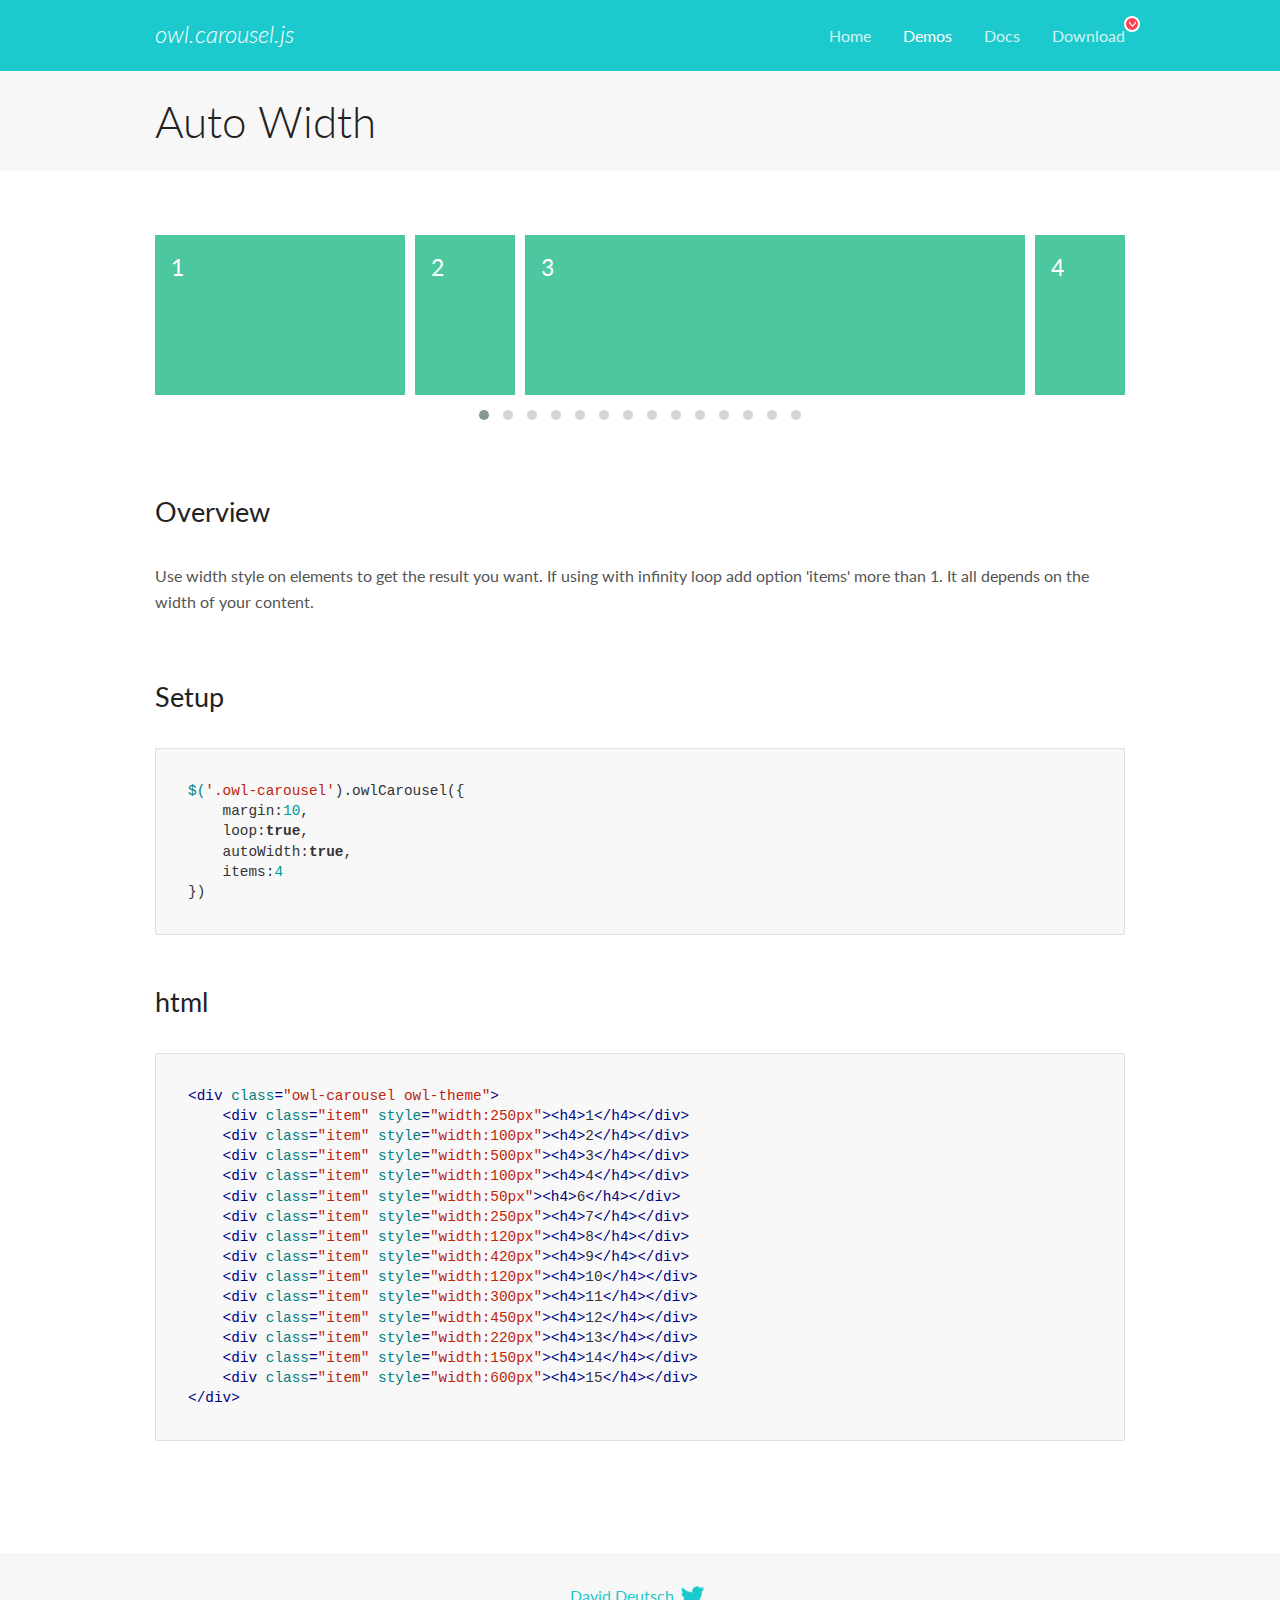
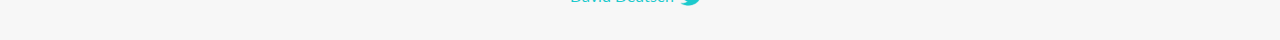
<file: src/OwlCarousel2-2.3.4/docs/demos/autowidth.html>
<!DOCTYPE html>
<html lang="en">
  <head>

    <!-- head -->
    <meta charset="utf-8">
    <meta name="msapplication-tap-highlight" content="no" />
    <meta name="viewport" content="width=device-width, initial-scale=1.0" />
    <meta name="description" content="Auto Width">
    <meta name="author" content="David Deutsch">
    <title>
      Auto Width Demo | Owl Carousel | 2.3.4
    </title>

    <!-- Stylesheets -->
    <link href='https://fonts.googleapis.com/css?family=Lato:300,400,700,400italic,300italic' rel='stylesheet' type='text/css'>
    <link rel="stylesheet" href="../assets/css/docs.theme.min.css">

    <!-- Owl Stylesheets -->
    <link rel="stylesheet" href="../assets/owlcarousel/assets/owl.carousel.min.css">
    <link rel="stylesheet" href="../assets/owlcarousel/assets/owl.theme.default.min.css">

    <!-- HTML5 shim and Respond.js IE8 support of HTML5 elements and media queries -->

    <!--[if lt IE 9]>
      <script src="https://oss.maxcdn.com/libs/html5shiv/3.7.0/html5shiv.js"></script>
      <script src="https://oss.maxcdn.com/libs/respond.js/1.3.0/respond.min.js"></script>
    <![endif]-->

    <!-- Favicons -->
    <link rel="apple-touch-icon-precomposed" sizes="144x144" href="../assets/ico/apple-touch-icon-144-precomposed.png">
    <link rel="shortcut icon" href="../assets/ico/favicon.png">
    <link rel="shortcut icon" href="favicon.ico">

    <!-- Yeah i know js should not be in header. Its required for demos.-->

    <!-- javascript -->
    <script src="../assets/vendors/jquery.min.js"></script>
    <script src="../assets/owlcarousel/owl.carousel.js"></script>
  </head>
  <body>

    <!-- header -->
    <header class="header">
      <div class="row">
        <div class="large-12 columns">
          <div class="brand left">
            <h3>
              <a href="/OwlCarousel2/">owl.carousel.js</a> 
            </h3>
          </div>
          <a id="toggle-nav" class="right">
            <span></span> <span></span> <span></span> 
          </a> 
          <div class="nav-bar">
            <ul class="clearfix">
              <li> <a href="/OwlCarousel2/index.html">Home</a>  </li>
              <li class="active">
                <a href="/OwlCarousel2/demos/demos.html">Demos</a> 
              </li>
              <li> <a href="/OwlCarousel2/docs/started-welcome.html">Docs</a>  </li>
              <li>
                <a href="https://github.com/OwlCarousel2/OwlCarousel2/archive/2.3.4.zip">Download</a> 
                <span class="download"></span> 
              </li>
            </ul>
          </div>
        </div>
      </div>
    </header>

    <!-- title -->
    <section class="title">
      <div class="row">
        <div class="large-12 columns">
          <h1>Auto Width</h1>
        </div>
      </div>
    </section>

    <!--  Demos -->
    <section id="demos">
      <div class="row">
        <div class="large-12 columns">
          <div class="owl-carousel owl-theme">
            <div class="item" style="width:250px">
              <h4>1</h4>
            </div>
            <div class="item" style="width:100px">
              <h4>2</h4>
            </div>
            <div class="item" style="width:500px">
              <h4>3</h4>
            </div>
            <div class="item" style="width:100px">
              <h4>4</h4>
            </div>
            <div class="item" style="width:50px">
              <h4>6</h4>
            </div>
            <div class="item" style="width:250px">
              <h4>7</h4>
            </div>
            <div class="item" style="width:120px">
              <h4>8</h4>
            </div>
            <div class="item" style="width:420px">
              <h4>9</h4>
            </div>
            <div class="item" style="width:120px">
              <h4>10</h4>
            </div>
            <div class="item" style="width:300px">
              <h4>11</h4>
            </div>
            <div class="item" style="width:450px">
              <h4>12</h4>
            </div>
            <div class="item" style="width:220px">
              <h4>13</h4>
            </div>
            <div class="item" style="width:150px">
              <h4>14</h4>
            </div>
            <div class="item" style="width:600px">
              <h4>15</h4>
            </div>
          </div>
          <h3 id="overview">Overview</h3>
          <p>Use width style on elements to get the result you want. If using with infinity loop add option &#39;items&#39; more than 1. It all depends on the width of your content.</p>
          <h3 id="setup">Setup</h3>
          <pre><code>$(&#39;.owl-carousel&#39;).owlCarousel({
    margin:10,
    loop:true,
    autoWidth:true,
    items:4
})</code></pre>
          <h3 id="html">html</h3>
          <pre><code>&lt;div class=&quot;owl-carousel owl-theme&quot;&gt;
    &lt;div class=&quot;item&quot; style=&quot;width:250px&quot;&gt;&lt;h4&gt;1&lt;/h4&gt;&lt;/div&gt;
    &lt;div class=&quot;item&quot; style=&quot;width:100px&quot;&gt;&lt;h4&gt;2&lt;/h4&gt;&lt;/div&gt;
    &lt;div class=&quot;item&quot; style=&quot;width:500px&quot;&gt;&lt;h4&gt;3&lt;/h4&gt;&lt;/div&gt;
    &lt;div class=&quot;item&quot; style=&quot;width:100px&quot;&gt;&lt;h4&gt;4&lt;/h4&gt;&lt;/div&gt;
    &lt;div class=&quot;item&quot; style=&quot;width:50px&quot;&gt;&lt;h4&gt;6&lt;/h4&gt;&lt;/div&gt;
    &lt;div class=&quot;item&quot; style=&quot;width:250px&quot;&gt;&lt;h4&gt;7&lt;/h4&gt;&lt;/div&gt;
    &lt;div class=&quot;item&quot; style=&quot;width:120px&quot;&gt;&lt;h4&gt;8&lt;/h4&gt;&lt;/div&gt;
    &lt;div class=&quot;item&quot; style=&quot;width:420px&quot;&gt;&lt;h4&gt;9&lt;/h4&gt;&lt;/div&gt;
    &lt;div class=&quot;item&quot; style=&quot;width:120px&quot;&gt;&lt;h4&gt;10&lt;/h4&gt;&lt;/div&gt;
    &lt;div class=&quot;item&quot; style=&quot;width:300px&quot;&gt;&lt;h4&gt;11&lt;/h4&gt;&lt;/div&gt;
    &lt;div class=&quot;item&quot; style=&quot;width:450px&quot;&gt;&lt;h4&gt;12&lt;/h4&gt;&lt;/div&gt;
    &lt;div class=&quot;item&quot; style=&quot;width:220px&quot;&gt;&lt;h4&gt;13&lt;/h4&gt;&lt;/div&gt;
    &lt;div class=&quot;item&quot; style=&quot;width:150px&quot;&gt;&lt;h4&gt;14&lt;/h4&gt;&lt;/div&gt;
    &lt;div class=&quot;item&quot; style=&quot;width:600px&quot;&gt;&lt;h4&gt;15&lt;/h4&gt;&lt;/div&gt;
&lt;/div&gt;</code></pre>
          <script>
            $(document).ready(function() {
              $('.owl-carousel').owlCarousel({
                margin: 10,
                loop: true,
                autoWidth: true,
                items: 4
              })
            })
          </script>
        </div>
      </div>
    </section>

    <!-- footer -->
    <footer class="footer">
      <div class="row">
        <div class="large-12 columns">
          <h5>
            <a href="/OwlCarousel2/docs/support-contact.html">David Deutsch</a> 
            <a id="custom-tweet-button" href="https://twitter.com/share?url=https://github.com/OwlCarousel2/OwlCarousel2&text=Owl Carousel - This is so awesome! " target="_blank"></a> 
          </h5>
        </div>
      </div>
    </footer>

    <!-- vendors -->
    <script src="../assets/vendors/highlight.js"></script>
    <script src="../assets/js/app.js"></script>
  </body>
</html>
</file>
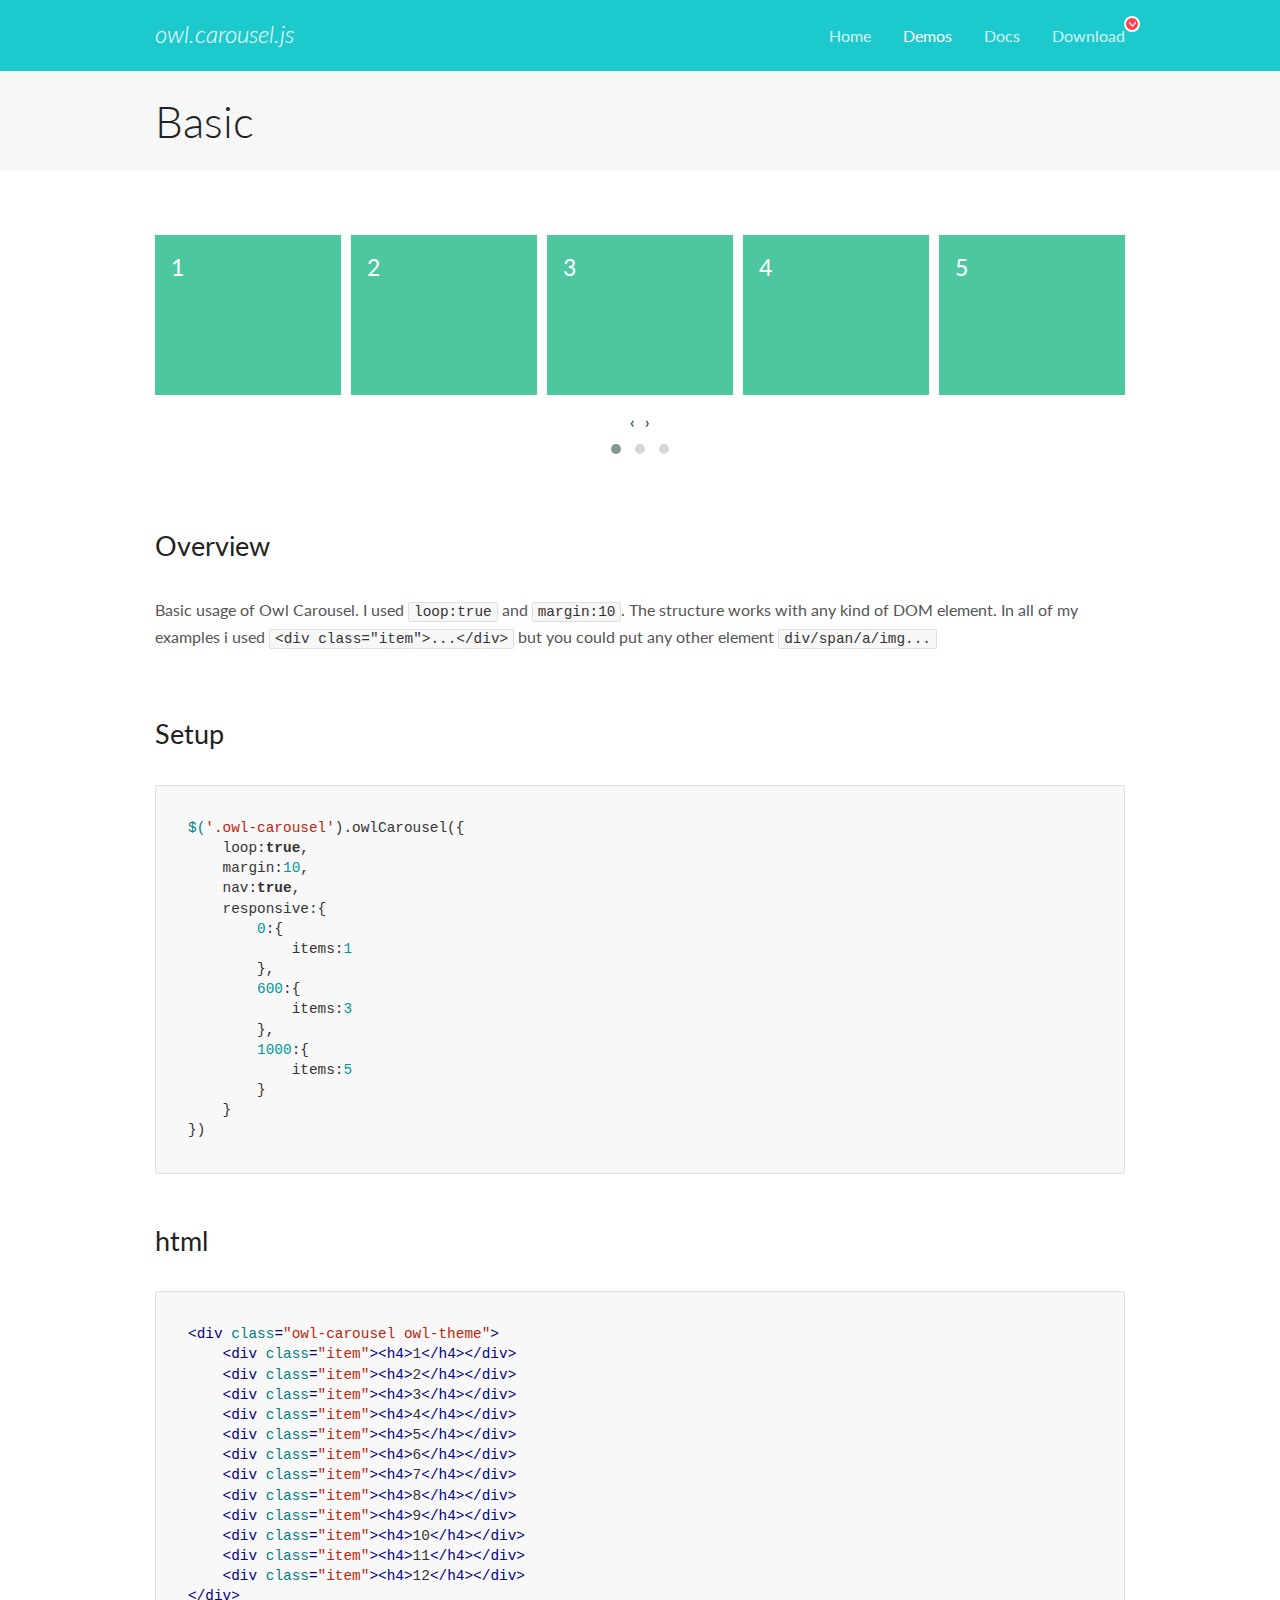
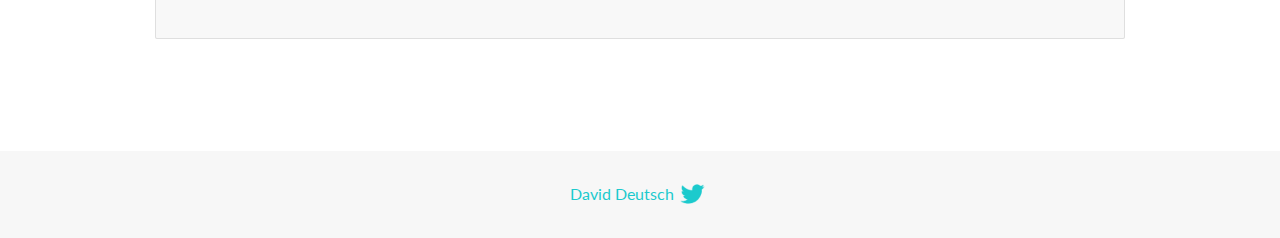
<file: src/OwlCarousel2-2.3.4/docs/demos/basic.html>
<!DOCTYPE html>
<html lang="en">
  <head>

    <!-- head -->
    <meta charset="utf-8">
    <meta name="msapplication-tap-highlight" content="no" />
    <meta name="viewport" content="width=device-width, initial-scale=1.0" />
    <meta name="description" content="Basic usage demo">
    <meta name="author" content="David Deutsch">
    <title>
      Basic Demo | Owl Carousel | 2.3.4
    </title>

    <!-- Stylesheets -->
    <link href='https://fonts.googleapis.com/css?family=Lato:300,400,700,400italic,300italic' rel='stylesheet' type='text/css'>
    <link rel="stylesheet" href="../assets/css/docs.theme.min.css">

    <!-- Owl Stylesheets -->
    <link rel="stylesheet" href="../assets/owlcarousel/assets/owl.carousel.min.css">
    <link rel="stylesheet" href="../assets/owlcarousel/assets/owl.theme.default.min.css">

    <!-- HTML5 shim and Respond.js IE8 support of HTML5 elements and media queries -->

    <!--[if lt IE 9]>
      <script src="https://oss.maxcdn.com/libs/html5shiv/3.7.0/html5shiv.js"></script>
      <script src="https://oss.maxcdn.com/libs/respond.js/1.3.0/respond.min.js"></script>
    <![endif]-->

    <!-- Favicons -->
    <link rel="apple-touch-icon-precomposed" sizes="144x144" href="../assets/ico/apple-touch-icon-144-precomposed.png">
    <link rel="shortcut icon" href="../assets/ico/favicon.png">
    <link rel="shortcut icon" href="favicon.ico">

    <!-- Yeah i know js should not be in header. Its required for demos.-->

    <!-- javascript -->
    <script src="../assets/vendors/jquery.min.js"></script>
    <script src="../assets/owlcarousel/owl.carousel.js"></script>
  </head>
  <body>

    <!-- header -->
    <header class="header">
      <div class="row">
        <div class="large-12 columns">
          <div class="brand left">
            <h3>
              <a href="/OwlCarousel2/">owl.carousel.js</a> 
            </h3>
          </div>
          <a id="toggle-nav" class="right">
            <span></span> <span></span> <span></span> 
          </a> 
          <div class="nav-bar">
            <ul class="clearfix">
              <li> <a href="/OwlCarousel2/index.html">Home</a>  </li>
              <li class="active">
                <a href="/OwlCarousel2/demos/demos.html">Demos</a> 
              </li>
              <li> <a href="/OwlCarousel2/docs/started-welcome.html">Docs</a>  </li>
              <li>
                <a href="https://github.com/OwlCarousel2/OwlCarousel2/archive/2.3.4.zip">Download</a> 
                <span class="download"></span> 
              </li>
            </ul>
          </div>
        </div>
      </div>
    </header>

    <!-- title -->
    <section class="title">
      <div class="row">
        <div class="large-12 columns">
          <h1>Basic</h1>
        </div>
      </div>
    </section>

    <!--  Demos -->
    <section id="demos">
      <div class="row">
        <div class="large-12 columns">
          <div class="owl-carousel owl-theme">
            <div class="item">
              <h4>1</h4>
            </div>
            <div class="item">
              <h4>2</h4>
            </div>
            <div class="item">
              <h4>3</h4>
            </div>
            <div class="item">
              <h4>4</h4>
            </div>
            <div class="item">
              <h4>5</h4>
            </div>
            <div class="item">
              <h4>6</h4>
            </div>
            <div class="item">
              <h4>7</h4>
            </div>
            <div class="item">
              <h4>8</h4>
            </div>
            <div class="item">
              <h4>9</h4>
            </div>
            <div class="item">
              <h4>10</h4>
            </div>
            <div class="item">
              <h4>11</h4>
            </div>
            <div class="item">
              <h4>12</h4>
            </div>
          </div>
          <h3 id="overview">Overview</h3>
          <p>Basic usage of Owl Carousel. I used <code>loop:true</code> and <code>margin:10</code>. The structure works with any kind of DOM element. In all of my examples i used <code>&lt;div class=&quot;item&quot;&gt;...&lt;/div&gt;</code> but you could
            put any other element <code>div/span/a/img...</code></p>
          <h3 id="setup">Setup</h3>
          <pre><code>$(&#39;.owl-carousel&#39;).owlCarousel({
    loop:true,
    margin:10,
    nav:true,
    responsive:{
        0:{
            items:1
        },
        600:{
            items:3
        },
        1000:{
            items:5
        }
    }
})</code></pre>
          <h3 id="html">html</h3>
          <pre><code>&lt;div class=&quot;owl-carousel owl-theme&quot;&gt;
    &lt;div class=&quot;item&quot;&gt;&lt;h4&gt;1&lt;/h4&gt;&lt;/div&gt;
    &lt;div class=&quot;item&quot;&gt;&lt;h4&gt;2&lt;/h4&gt;&lt;/div&gt;
    &lt;div class=&quot;item&quot;&gt;&lt;h4&gt;3&lt;/h4&gt;&lt;/div&gt;
    &lt;div class=&quot;item&quot;&gt;&lt;h4&gt;4&lt;/h4&gt;&lt;/div&gt;
    &lt;div class=&quot;item&quot;&gt;&lt;h4&gt;5&lt;/h4&gt;&lt;/div&gt;
    &lt;div class=&quot;item&quot;&gt;&lt;h4&gt;6&lt;/h4&gt;&lt;/div&gt;
    &lt;div class=&quot;item&quot;&gt;&lt;h4&gt;7&lt;/h4&gt;&lt;/div&gt;
    &lt;div class=&quot;item&quot;&gt;&lt;h4&gt;8&lt;/h4&gt;&lt;/div&gt;
    &lt;div class=&quot;item&quot;&gt;&lt;h4&gt;9&lt;/h4&gt;&lt;/div&gt;
    &lt;div class=&quot;item&quot;&gt;&lt;h4&gt;10&lt;/h4&gt;&lt;/div&gt;
    &lt;div class=&quot;item&quot;&gt;&lt;h4&gt;11&lt;/h4&gt;&lt;/div&gt;
    &lt;div class=&quot;item&quot;&gt;&lt;h4&gt;12&lt;/h4&gt;&lt;/div&gt;
&lt;/div&gt;</code></pre>
          <script>
            $(document).ready(function() {
              var owl = $('.owl-carousel');
              owl.owlCarousel({
                margin: 10,
                nav: true,
                loop: true,
                responsive: {
                  0: {
                    items: 1
                  },
                  600: {
                    items: 3
                  },
                  1000: {
                    items: 5
                  }
                }
              })
            })
          </script>
        </div>
      </div>
    </section>

    <!-- footer -->
    <footer class="footer">
      <div class="row">
        <div class="large-12 columns">
          <h5>
            <a href="/OwlCarousel2/docs/support-contact.html">David Deutsch</a> 
            <a id="custom-tweet-button" href="https://twitter.com/share?url=https://github.com/OwlCarousel2/OwlCarousel2&text=Owl Carousel - This is so awesome! " target="_blank"></a> 
          </h5>
        </div>
      </div>
    </footer>

    <!-- vendors -->
    <script src="../assets/vendors/highlight.js"></script>
    <script src="../assets/js/app.js"></script>
  </body>
</html>
</file>
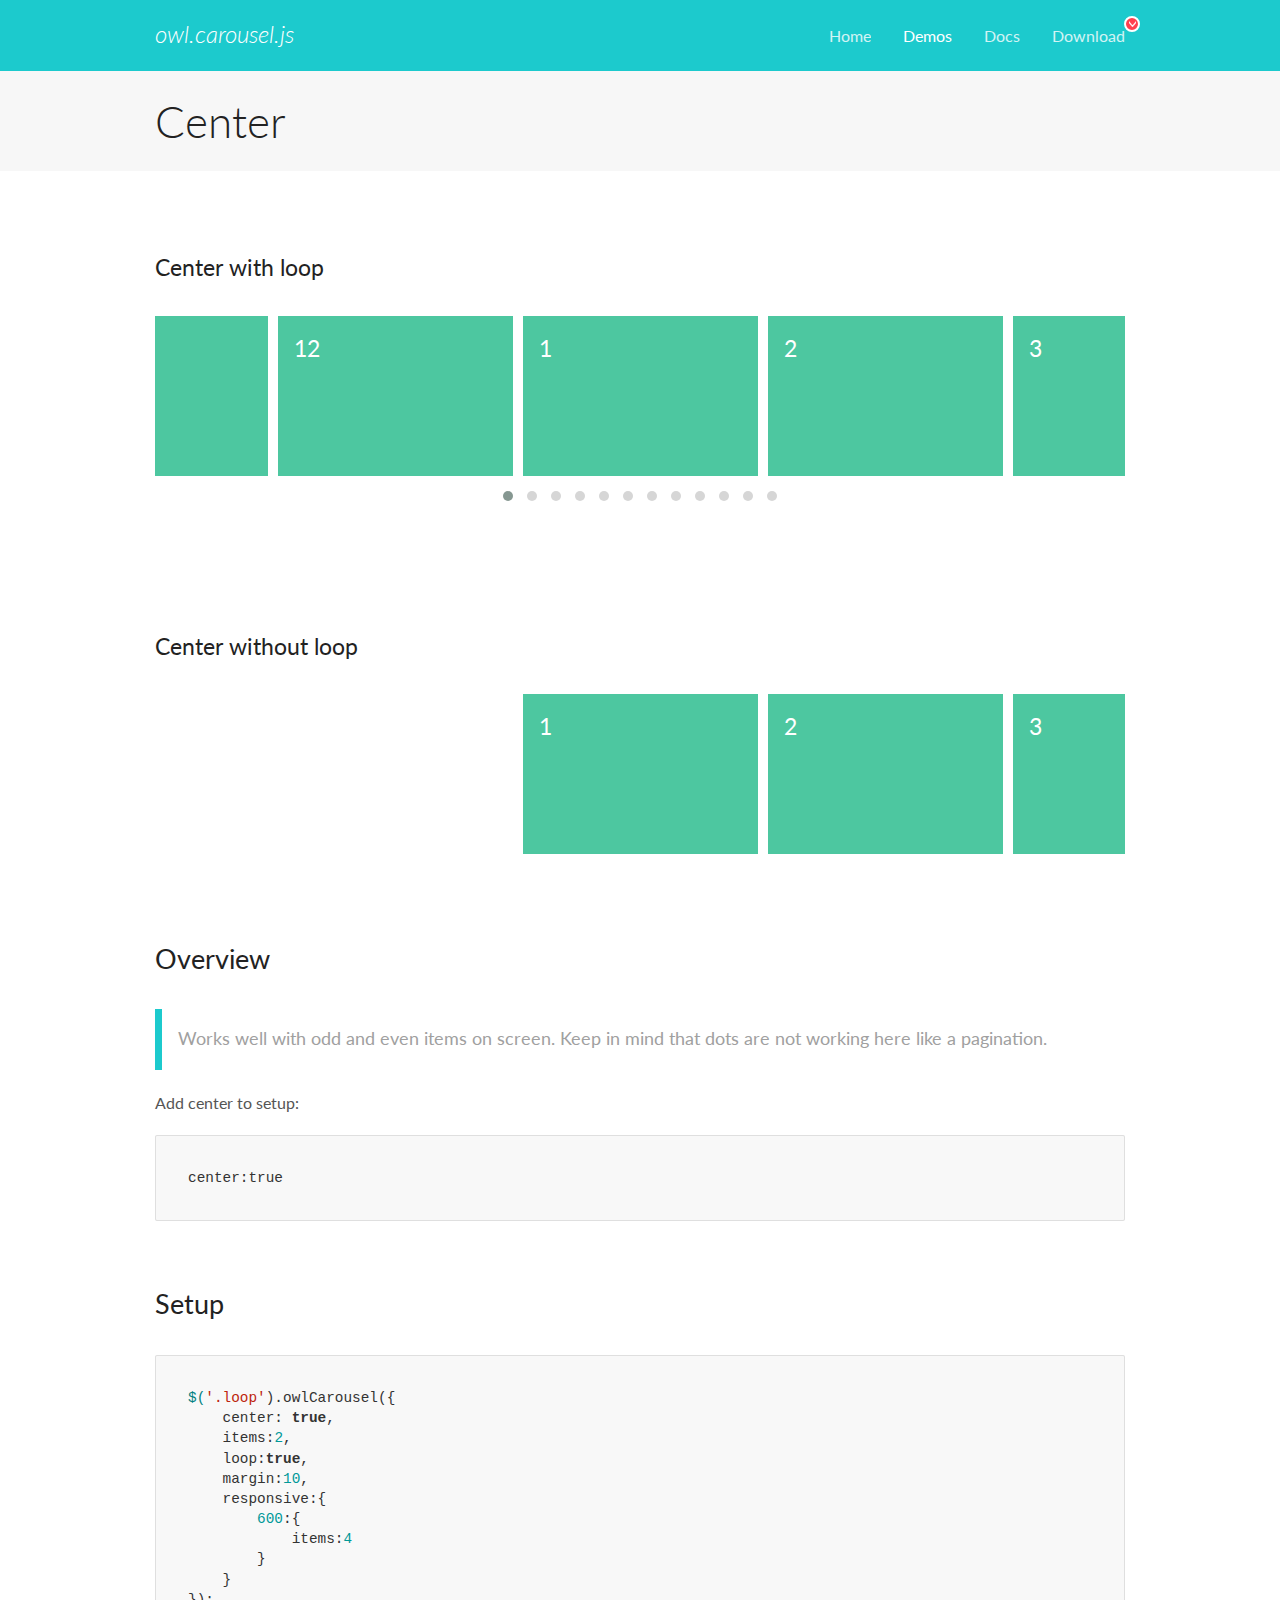
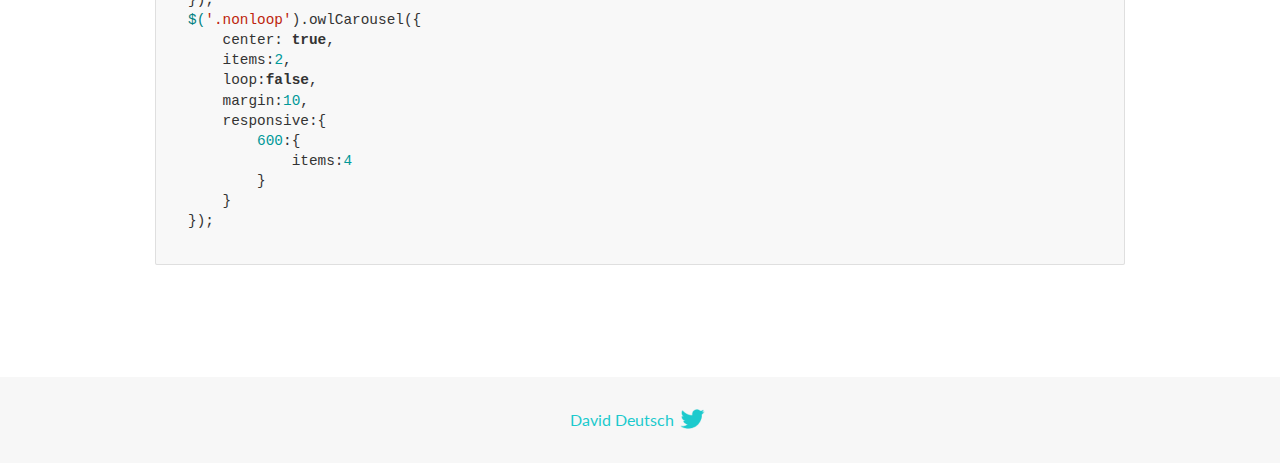
<file: src/OwlCarousel2-2.3.4/docs/demos/center.html>
<!DOCTYPE html>
<html lang="en">
  <head>

    <!-- head -->
    <meta charset="utf-8">
    <meta name="msapplication-tap-highlight" content="no" />
    <meta name="viewport" content="width=device-width, initial-scale=1.0" />
    <meta name="description" content="Center carousel">
    <meta name="author" content="David Deutsch">
    <title>
      Center Demo | Owl Carousel | 2.3.4
    </title>

    <!-- Stylesheets -->
    <link href='https://fonts.googleapis.com/css?family=Lato:300,400,700,400italic,300italic' rel='stylesheet' type='text/css'>
    <link rel="stylesheet" href="../assets/css/docs.theme.min.css">

    <!-- Owl Stylesheets -->
    <link rel="stylesheet" href="../assets/owlcarousel/assets/owl.carousel.min.css">
    <link rel="stylesheet" href="../assets/owlcarousel/assets/owl.theme.default.min.css">

    <!-- HTML5 shim and Respond.js IE8 support of HTML5 elements and media queries -->

    <!--[if lt IE 9]>
      <script src="https://oss.maxcdn.com/libs/html5shiv/3.7.0/html5shiv.js"></script>
      <script src="https://oss.maxcdn.com/libs/respond.js/1.3.0/respond.min.js"></script>
    <![endif]-->

    <!-- Favicons -->
    <link rel="apple-touch-icon-precomposed" sizes="144x144" href="../assets/ico/apple-touch-icon-144-precomposed.png">
    <link rel="shortcut icon" href="../assets/ico/favicon.png">
    <link rel="shortcut icon" href="favicon.ico">

    <!-- Yeah i know js should not be in header. Its required for demos.-->

    <!-- javascript -->
    <script src="../assets/vendors/jquery.min.js"></script>
    <script src="../assets/owlcarousel/owl.carousel.js"></script>
  </head>
  <body>

    <!-- header -->
    <header class="header">
      <div class="row">
        <div class="large-12 columns">
          <div class="brand left">
            <h3>
              <a href="/OwlCarousel2/">owl.carousel.js</a> 
            </h3>
          </div>
          <a id="toggle-nav" class="right">
            <span></span> <span></span> <span></span> 
          </a> 
          <div class="nav-bar">
            <ul class="clearfix">
              <li> <a href="/OwlCarousel2/index.html">Home</a>  </li>
              <li class="active">
                <a href="/OwlCarousel2/demos/demos.html">Demos</a> 
              </li>
              <li> <a href="/OwlCarousel2/docs/started-welcome.html">Docs</a>  </li>
              <li>
                <a href="https://github.com/OwlCarousel2/OwlCarousel2/archive/2.3.4.zip">Download</a> 
                <span class="download"></span> 
              </li>
            </ul>
          </div>
        </div>
      </div>
    </header>

    <!-- title -->
    <section class="title">
      <div class="row">
        <div class="large-12 columns">
          <h1>Center</h1>
        </div>
      </div>
    </section>

    <!--  Demos -->
    <section id="demos">
      <div class="row">
        <div class="large-12 columns">
          <h4 id="center-with-loop">Center with loop</h4>
          <div class="loop owl-carousel owl-theme">
            <div class="item">
              <h4>1</h4>
            </div>
            <div class="item">
              <h4>2</h4>
            </div>
            <div class="item">
              <h4>3</h4>
            </div>
            <div class="item">
              <h4>4</h4>
            </div>
            <div class="item">
              <h4>5</h4>
            </div>
            <div class="item">
              <h4>6</h4>
            </div>
            <div class="item">
              <h4>7</h4>
            </div>
            <div class="item">
              <h4>8</h4>
            </div>
            <div class="item">
              <h4>9</h4>
            </div>
            <div class="item">
              <h4>10</h4>
            </div>
            <div class="item">
              <h4>11</h4>
            </div>
            <div class="item">
              <h4>12</h4>
            </div>
          </div>
          <br>
          <h4 id="center-without-loop">Center without loop</h4>
          <div class="nonloop owl-carousel">
            <div class="item">
              <h4>1</h4>
            </div>
            <div class="item">
              <h4>2</h4>
            </div>
            <div class="item">
              <h4>3</h4>
            </div>
            <div class="item">
              <h4>4</h4>
            </div>
            <div class="item">
              <h4>5</h4>
            </div>
            <div class="item">
              <h4>6</h4>
            </div>
            <div class="item">
              <h4>7</h4>
            </div>
            <div class="item">
              <h4>8</h4>
            </div>
            <div class="item">
              <h4>9</h4>
            </div>
            <div class="item">
              <h4>10</h4>
            </div>
            <div class="item">
              <h4>11</h4>
            </div>
            <div class="item">
              <h4>12</h4>
            </div>
          </div>
          <h3 id="overview">Overview</h3>
          <blockquote>
            <p>Works well with odd and even items on screen. Keep in mind that dots are not working here like a pagination.</p>
          </blockquote>
          <p>Add center to setup:</p>
          <pre><code>center:true</code></pre>
          <h3 id="setup">Setup</h3>
          <pre><code>$(&#39;.loop&#39;).owlCarousel({
    center: true,
    items:2,
    loop:true,
    margin:10,
    responsive:{
        600:{
            items:4
        }
    }
});
$(&#39;.nonloop&#39;).owlCarousel({
    center: true,
    items:2,
    loop:false,
    margin:10,
    responsive:{
        600:{
            items:4
        }
    }
});</code></pre>
          <script>
            jQuery(document).ready(function($) {
              $('.loop').owlCarousel({
                center: true,
                items: 2,
                loop: true,
                margin: 10,
                responsive: {
                  600: {
                    items: 4
                  }
                }
              });
              $('.nonloop').owlCarousel({
                center: true,
                items: 2,
                loop: false,
                margin: 10,
                responsive: {
                  600: {
                    items: 4
                  }
                }
              });
            });
          </script>
        </div>
      </div>
    </section>

    <!-- footer -->
    <footer class="footer">
      <div class="row">
        <div class="large-12 columns">
          <h5>
            <a href="/OwlCarousel2/docs/support-contact.html">David Deutsch</a> 
            <a id="custom-tweet-button" href="https://twitter.com/share?url=https://github.com/OwlCarousel2/OwlCarousel2&text=Owl Carousel - This is so awesome! " target="_blank"></a> 
          </h5>
        </div>
      </div>
    </footer>

    <!-- vendors -->
    <script src="../assets/vendors/highlight.js"></script>
    <script src="../assets/js/app.js"></script>
  </body>
</html>
</file>
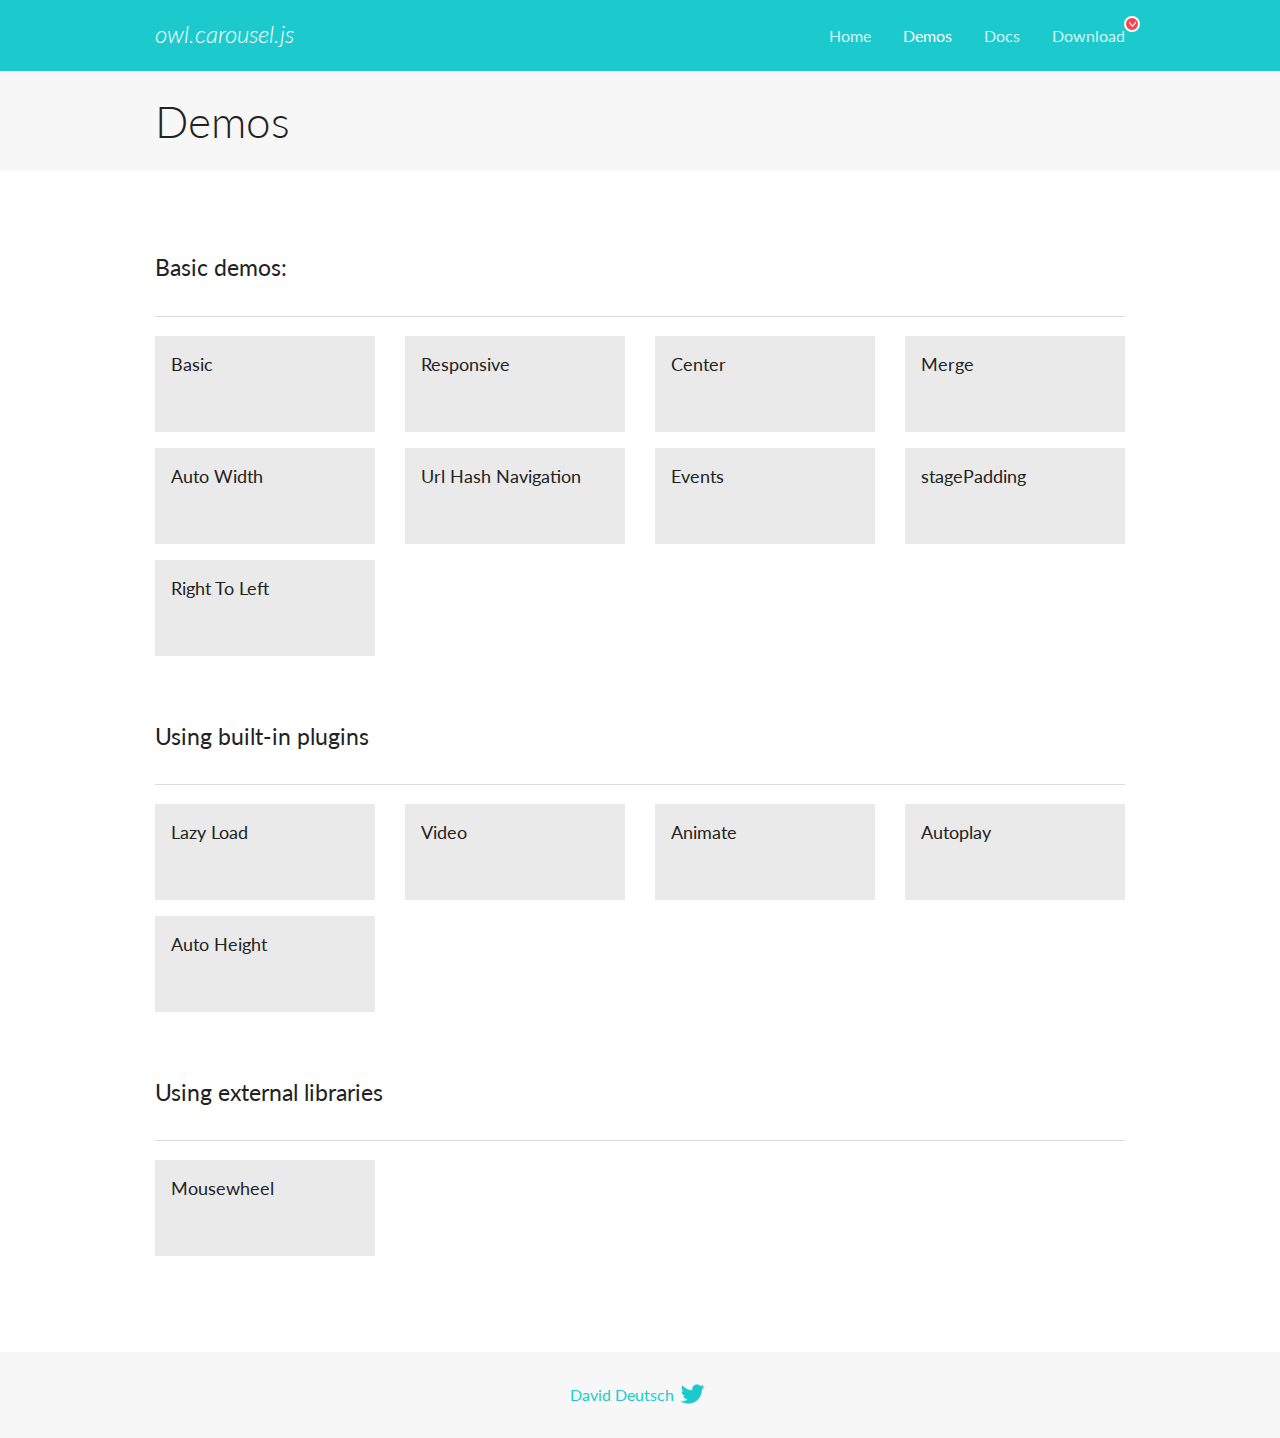
<file: src/OwlCarousel2-2.3.4/docs/demos/demos.html>
<!DOCTYPE html>
<html lang="en">
  <head>

    <!-- head -->
    <meta charset="utf-8">
    <meta name="msapplication-tap-highlight" content="no" />
    <meta name="viewport" content="width=device-width, initial-scale=1.0" />
    <meta name="description" content="A list of Owl Carousel examples.">
    <meta name="author" content="David Deutsch">
    <title>
      Demos | Owl Carousel | 2.3.4
    </title>

    <!-- Stylesheets -->
    <link href='https://fonts.googleapis.com/css?family=Lato:300,400,700,400italic,300italic' rel='stylesheet' type='text/css'>
    <link rel="stylesheet" href="../assets/css/docs.theme.min.css">

    <!-- Owl Stylesheets -->
    <link rel="stylesheet" href="../assets/owlcarousel/assets/owl.carousel.min.css">
    <link rel="stylesheet" href="../assets/owlcarousel/assets/owl.theme.default.min.css">

    <!-- HTML5 shim and Respond.js IE8 support of HTML5 elements and media queries -->

    <!--[if lt IE 9]>
      <script src="https://oss.maxcdn.com/libs/html5shiv/3.7.0/html5shiv.js"></script>
      <script src="https://oss.maxcdn.com/libs/respond.js/1.3.0/respond.min.js"></script>
    <![endif]-->

    <!-- Favicons -->
    <link rel="apple-touch-icon-precomposed" sizes="144x144" href="../assets/ico/apple-touch-icon-144-precomposed.png">
    <link rel="shortcut icon" href="../assets/ico/favicon.png">
    <link rel="shortcut icon" href="favicon.ico">

    <!-- Yeah i know js should not be in header. Its required for demos.-->

    <!-- javascript -->
    <script src="../assets/vendors/jquery.min.js"></script>
    <script src="../assets/owlcarousel/owl.carousel.js"></script>
  </head>
  <body>

    <!-- header -->
    <header class="header">
      <div class="row">
        <div class="large-12 columns">
          <div class="brand left">
            <h3>
              <a href="/OwlCarousel2/">owl.carousel.js</a> 
            </h3>
          </div>
          <a id="toggle-nav" class="right">
            <span></span> <span></span> <span></span> 
          </a> 
          <div class="nav-bar">
            <ul class="clearfix">
              <li> <a href="/OwlCarousel2/index.html">Home</a>  </li>
              <li class="active">
                <a href="/OwlCarousel2/demos/demos.html">Demos</a> 
              </li>
              <li> <a href="/OwlCarousel2/docs/started-welcome.html">Docs</a>  </li>
              <li>
                <a href="https://github.com/OwlCarousel2/OwlCarousel2/archive/2.3.4.zip">Download</a> 
                <span class="download"></span> 
              </li>
            </ul>
          </div>
        </div>
      </div>
    </header>

    <!-- title -->
    <section class="title">
      <div class="row">
        <div class="large-12 columns">
          <h1>Demos</h1>
        </div>
      </div>
    </section>

    <!--  Demos -->
    <section id="demos">
      <div class="row">
        <div class="large-12 columns">
          <h4 id="basic-demos-">Basic demos:</h4>
          <hr>
          <div class="demo-list">
            <div class="row">
              <div class="small-6 medium-4 large-3 columns">
                <a href="basic.html" class="demo-block">
                  <h5>Basic </h5>
                </a> 
              </div>
              <div class="small-6 medium-4 large-3 columns">
                <a href="responsive.html" class="demo-block">
                  <h5>Responsive </h5>
                </a> 
              </div>
              <div class="small-6 medium-4 large-3 columns">
                <a href="center.html" class="demo-block">
                  <h5>Center </h5>
                </a> 
              </div>
              <div class="small-6 medium-4 large-3 columns">
                <a href="merge.html" class="demo-block">
                  <h5>Merge </h5>
                </a> 
              </div>
              <div class="small-6 medium-4 large-3 columns">
                <a href="autowidth.html" class="demo-block">
                  <h5>Auto Width </h5>
                </a> 
              </div>
              <div class="small-6 medium-4 large-3 columns">
                <a href="urlhashnav.html" class="demo-block">
                  <h5>Url Hash Navigation </h5>
                </a> 
              </div>
              <div class="small-6 medium-4 large-3 columns">
                <a href="events.html" class="demo-block">
                  <h5>Events </h5>
                </a> 
              </div>
              <div class="small-6 medium-4 large-3 columns">
                <a href="stagepadding.html" class="demo-block">
                  <h5>stagePadding </h5>
                </a> 
              </div>
              <div class="small-6 medium-4 large-3 columns">
                <a href="rtl.html" class="demo-block">
                  <h5>Right To Left </h5>
                </a> 
              </div>
            </div>
          </div>
          <h4 id="using-built-in-plugins">Using built-in plugins</h4>
          <hr>
          <div class="demo-list">
            <div class="row">
              <div class="small-6 medium-4 large-3 columns">
                <a href="lazyLoad.html" class="demo-block">
                  <h5>Lazy Load </h5>
                </a> 
              </div>
              <div class="small-6 medium-4 large-3 columns">
                <a href="video.html" class="demo-block">
                  <h5>Video </h5>
                </a> 
              </div>
              <div class="small-6 medium-4 large-3 columns">
                <a href="animate.html" class="demo-block">
                  <h5>Animate </h5>
                </a> 
              </div>
              <div class="small-6 medium-4 large-3 columns">
                <a href="autoplay.html" class="demo-block">
                  <h5>Autoplay </h5>
                </a> 
              </div>
              <div class="small-6 medium-4 large-3 columns">
                <a href="autoheight.html" class="demo-block">
                  <h5>Auto Height </h5>
                </a> 
              </div>
            </div>
          </div>
          <h4 id="using-external-libraries">Using external libraries</h4>
          <hr>
          <div class="demo-list">
            <div class="row">
              <div class="small-6 medium-4 large-3 columns">
                <a href="mousewheel.html" class="demo-block">
                  <h5>Mousewheel </h5>
                </a> 
              </div>
            </div>
          </div>
        </div>
      </div>
    </section>

    <!-- footer -->
    <footer class="footer">
      <div class="row">
        <div class="large-12 columns">
          <h5>
            <a href="/OwlCarousel2/docs/support-contact.html">David Deutsch</a> 
            <a id="custom-tweet-button" href="https://twitter.com/share?url=https://github.com/OwlCarousel2/OwlCarousel2&text=Owl Carousel - This is so awesome! " target="_blank"></a> 
          </h5>
        </div>
      </div>
    </footer>

    <!-- vendors -->
    <script src="../assets/vendors/highlight.js"></script>
    <script src="../assets/js/app.js"></script>
  </body>
</html>
</file>
<file: src/Screens/Credit Card/card.css>
* {
    margin: 0;
    padding: 0;
    box-sizing: border-box;
}

html {
    position: relative;
    min-height: 100%;
}

body {
    padding: 0;
    margin: 0;
    font-family: "Lato";
}

.bg {
    background: rgba(255, 164, 14, 0.16);
}

main {
    height: 100%;
}

.clear {
    margin: 113px;
    background: rgba(255, 164, 14, 0.16);
}

.navbar-brand {
    font-family: "Pacifico";
    font-size: 35px;
    color: orange !important;
}

.nav-link {
    font-size: 18px;
    margin: 15px;
    color: #000 !important;
    font-family: "Roboto Condensed";
}

.nav-link:hover {
    color: orange !important;
}

.active .nav-link {
    color: orange !important;
}

.menu-right-btn {
    padding: 13px 46px;
    margin-right: 4%;
    background-color: transparent;
    transition: all 300ms ease-in;
}

/* CARD */

.wrapper-card {
    padding-top: 5%;
    padding-bottom: 20%;
    /* display: flex;
    justify-content: space-around;
    align-items: center; */
}

.sendmoney_wrapper-sender {
    display: flex;
    max-width: 505px;
}

.sendmoney_wrapper-frontSide {
    background: #eee;
    min-width: 360px;
    max-width: 360px;
    width: 100%;
    border-radius: 11.2px;
    height: 227px;
    box-sizing: border-box;
    position: relative;
    padding: 24px;
    z-index: 1;
}

.sendmoney_frontSide-title {
    margin: 0;
    font-family: Noto Sans;
    color: #6c6c6c;
}

.sendmoney_frontSide-form {
    margin-top: 5px;
}

.sendmoney_input {
    position: relative;
}

.sendmoney_input .input-group {
    width: 100%;
}

input:not([type="checkbox"]) {
    padding: 5px;
    box-sizing: border-box;
    font-size: 17px;
    border: 1px solid #cbcbcb;
    line-height: 29px;
    font-family: Noto Sans;
    width: 100%;
    color: #282828;
    border-radius: 0;
    -moz-appearance: none;
    -webkit-appearance: none;
    appearance: none;
}

.sendmoney_frontSide-cardExpire {
    display: flex;
    margin-top: 12px;
}

.sendmoney_frontSide-cardExpire input {
    width: 76px;
    margin-right: 12px;
}

.sendmoney_wrapper-backSide {
    background: #d6d6d6;
    min-width: 360px;
    max-width: 360px;
    width: 100%;
    border-radius: 11.2px;
    height: 227px;
    box-sizing: border-box;
    position: relative;
    right: 216px;
}

.sendmoney_magneticTape {
    height: 52px;
    background: #414141;
    position: relative;
    top: 24px;
}

.sendmoney_wrapper-cvv {
    position: absolute;
    top: 89px;
    right: 45px;
}

.sendmoney_wrapper-cvv input {
    max-width: 76px;
}

.sendmoney_cvv {
    margin-top: 7px;
}

.btn-buy {
    width: 200px;
    margin: 0 auto;
}

.btn-down{
    padding-top: 22%;
}

.btn-down h3{
    width: 200px;
}

/* Footer */

.section-5 h4 {
    margin-top: 15px;
    font-family: "Montserrat";
    font-size: 20px;
    color: orange;
}

.payment-title {
    padding-left: 110px;
    padding-top: 20px;
    padding-bottom: 15px;
}

.payment-title span {
    padding-bottom: 7px;
    border-bottom: 5px #ffa40e solid;
}
</file>
